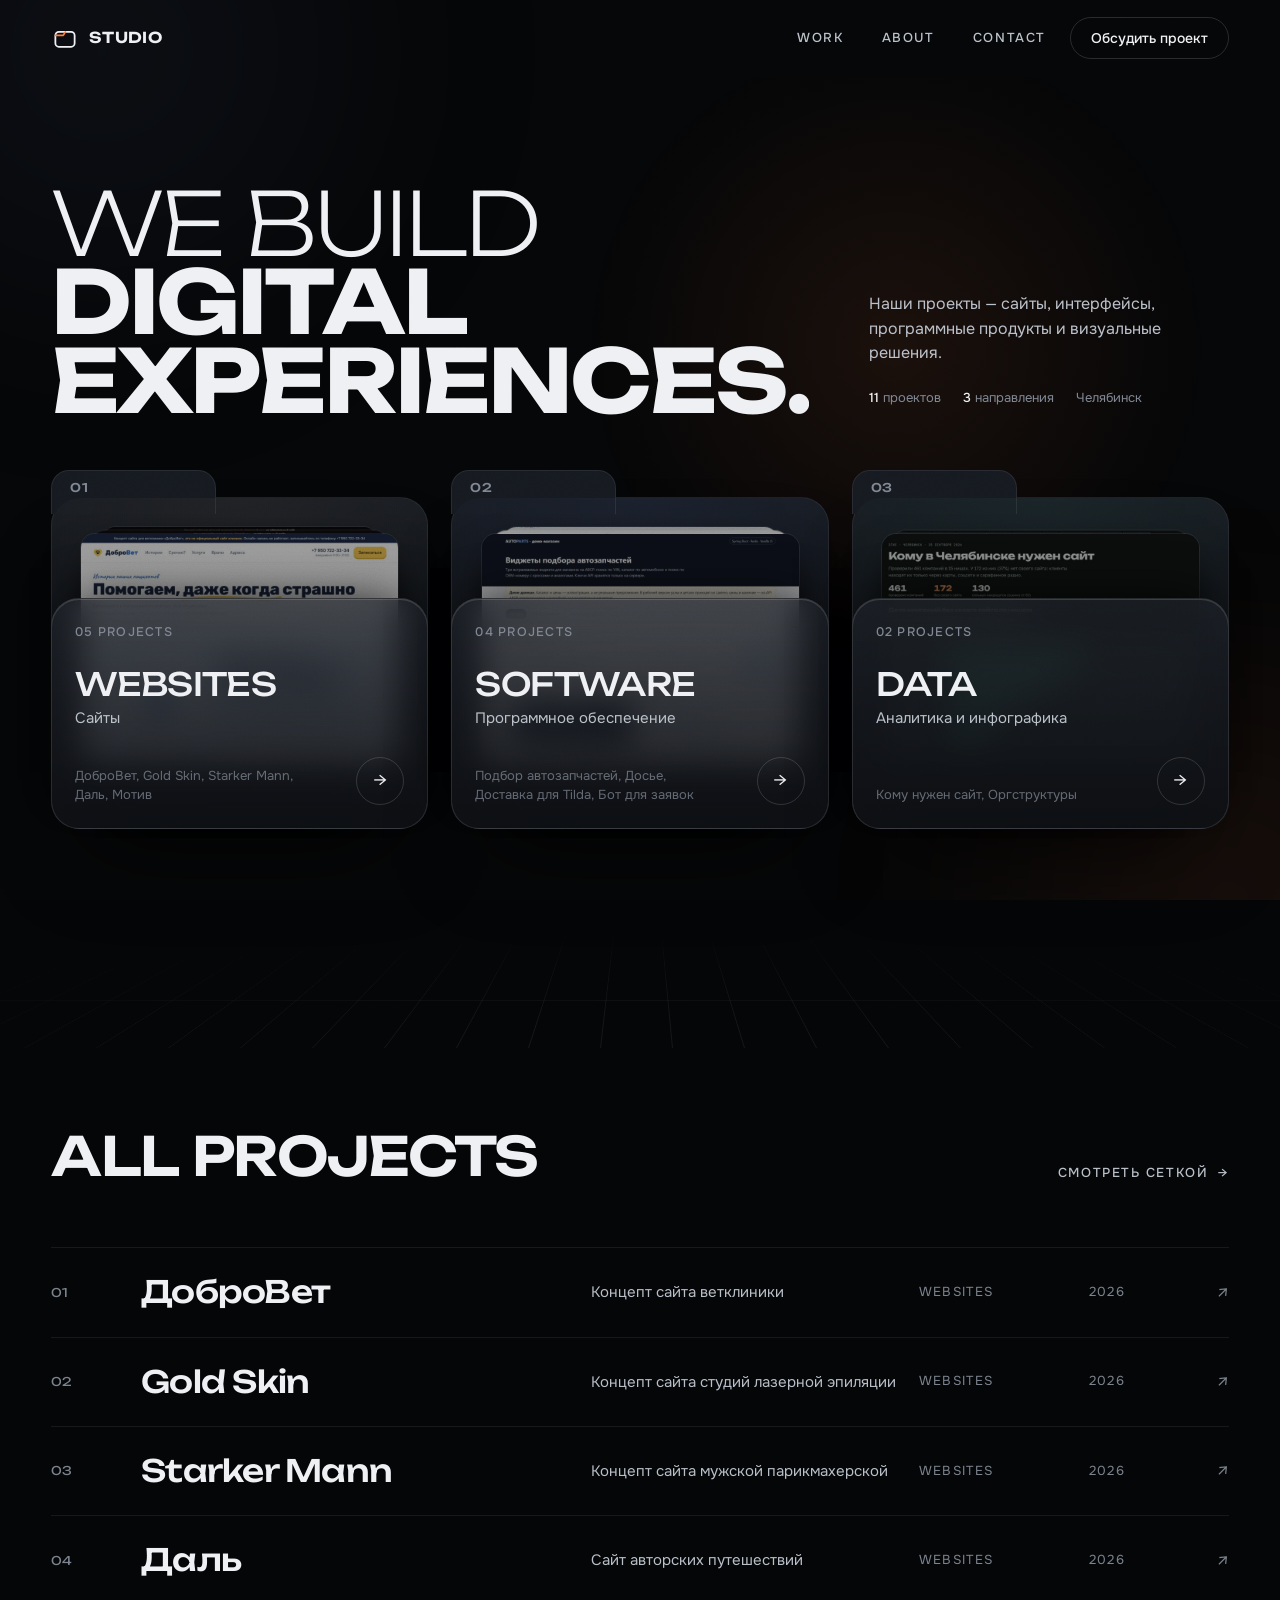
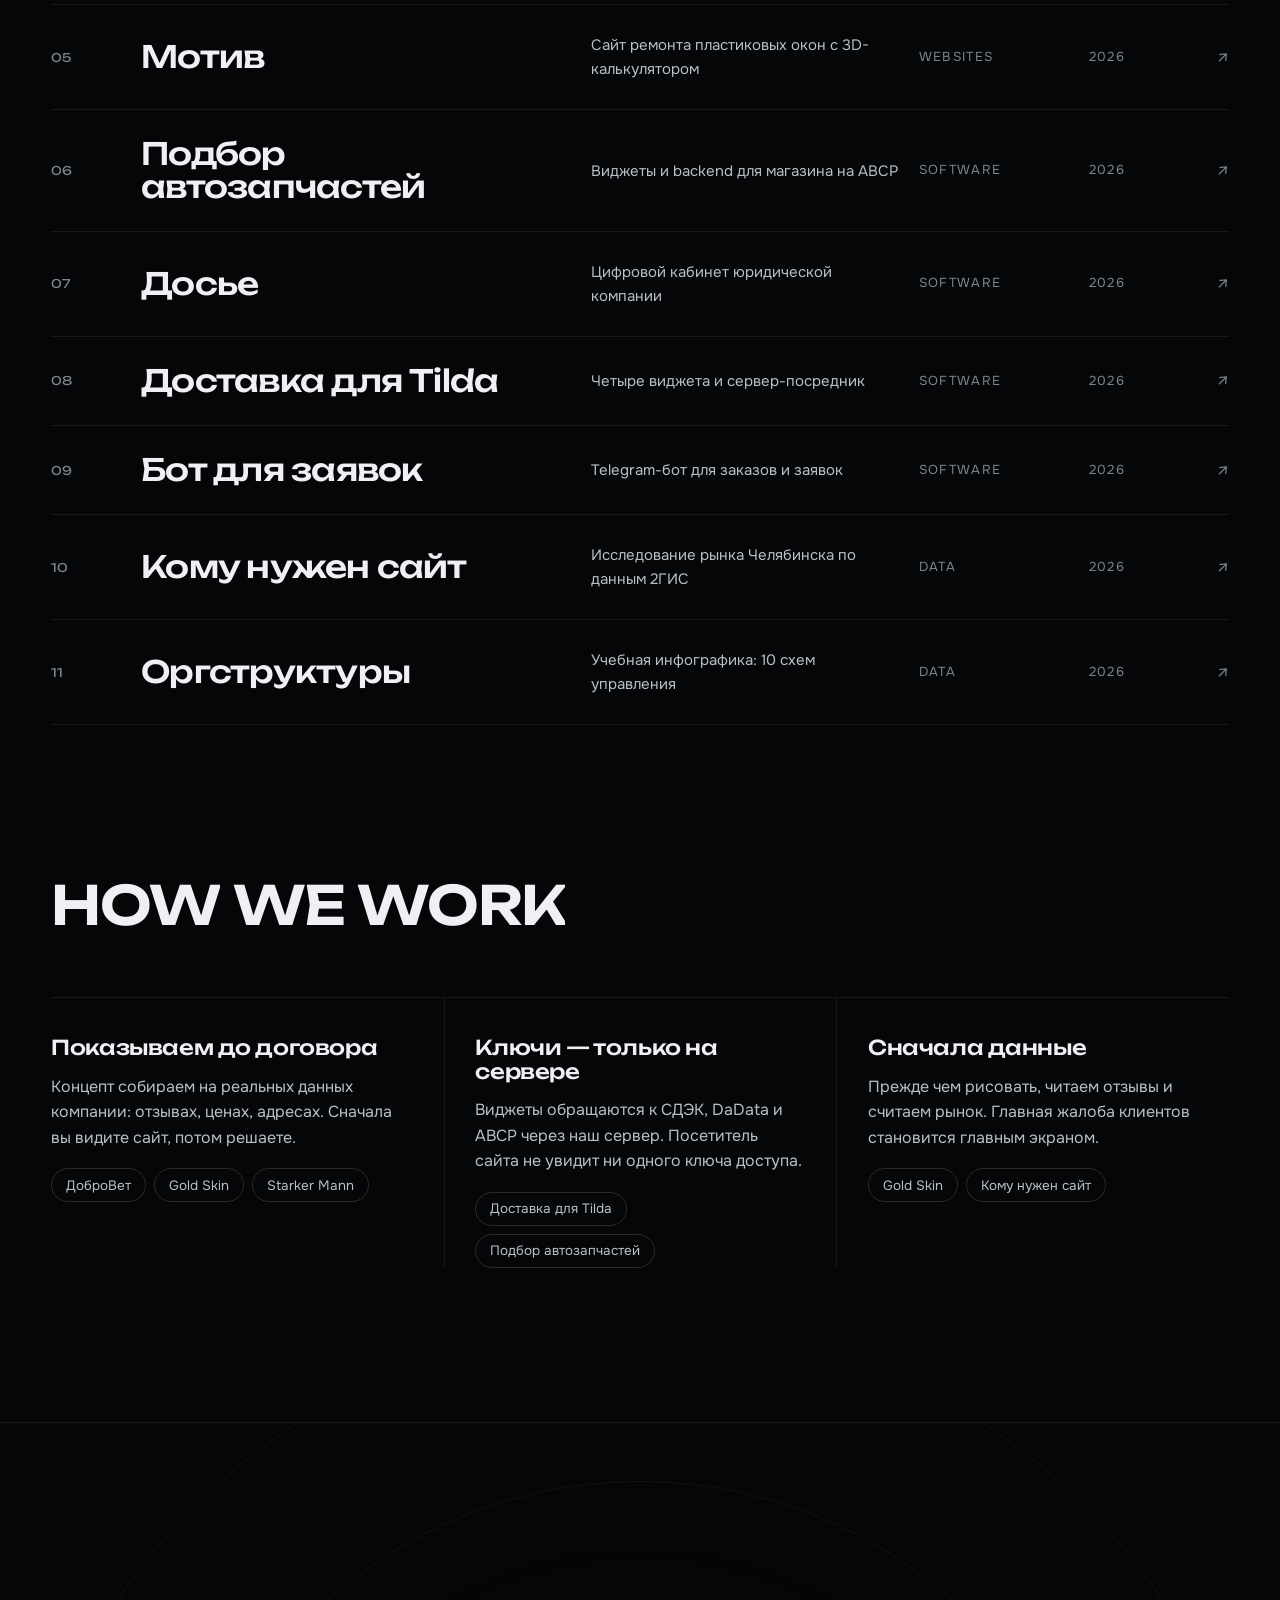
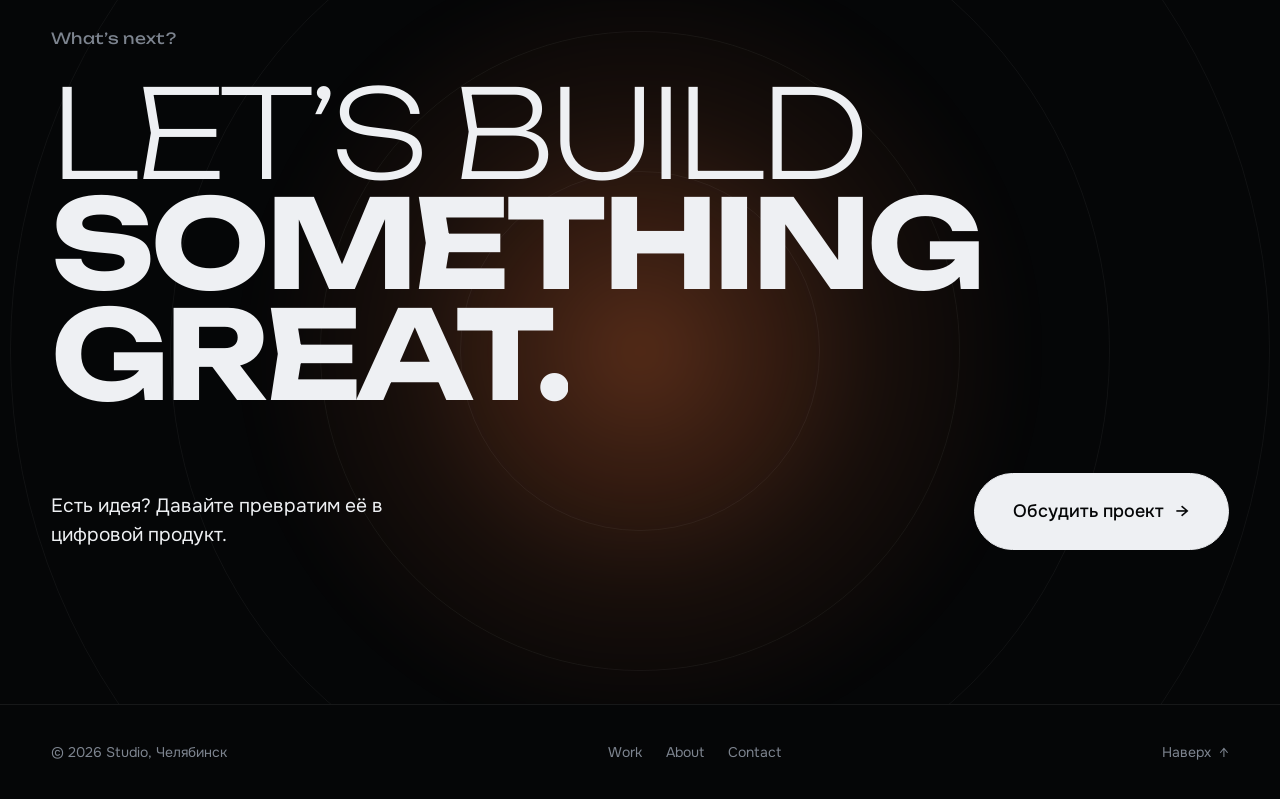
<file: index.html>
<!doctype html>
<html lang="ru">
<head>
<meta charset="utf-8">
<meta name="viewport" content="width=device-width, initial-scale=1, viewport-fit=cover">
<title>Studio — сайты, программные продукты и аналитика</title>
<meta name="description" content="Портфолио digital-студии: сайты, виджеты и боты, исследования и инфографика. Челябинск.">
<meta name="theme-color" content="#050607">
<meta name="color-scheme" content="dark">
<link rel="icon" href="data:image/svg+xml,%3Csvg xmlns='http://www.w3.org/2000/svg' viewBox='0 0 32 32'%3E%3Crect width='32' height='32' rx='8' fill='%23050607'/%3E%3Crect x='7' y='9' width='18' height='15' rx='3' fill='none' stroke='%23EEF0F3' stroke-width='2'/%3E%3Cpath d='M7 12h7l2-3' fill='none' stroke='%23FF7A3D' stroke-width='2'/%3E%3C/svg%3E">
<link rel="preconnect" href="https://fonts.googleapis.com">
<link rel="preconnect" href="https://fonts.gstatic.com" crossorigin>
<link rel="stylesheet" href="https://fonts.googleapis.com/css2?family=Onest:wght@300..700&family=Unbounded:wght@200..900&display=swap">
<link rel="stylesheet" href="assets/css/main.css">
</head>
<body>
<a class="skip" href="#view">Перейти к содержимому</a>

<div class="space" aria-hidden="true">
  <div class="space-orb space-orb--a"></div>
  <div class="space-orb space-orb--b"></div>
</div>

<header class="nav" id="nav">
  <div class="nav-in">
    <a class="brand" href="#/" data-nav="home" aria-label="На главную">
      <svg class="brand-mark" viewBox="0 0 32 32" aria-hidden="true"><rect x="5" y="9" width="22" height="17" rx="4"/><path d="M5 13h9l2.5-4"/></svg>
      <span class="brand-name" data-studio-name>Studio</span>
    </a>
    <nav class="nav-links" aria-label="Основная навигация">
      <a href="#/work" data-nav="work">Work</a>
      <a href="#/about" data-nav="about">About</a>
      <a href="#/contact" data-nav="contact">Contact</a>
      <span class="nav-dot" aria-hidden="true"></span>
    </nav>
    <a class="nav-cta magnetic" href="#/contact" data-nav="contact-cta"><span>Обсудить проект</span></a>
  </div>
</header>

<main id="view" tabindex="-1"></main>

<div class="cursor" aria-hidden="true"><span class="cursor-label"></span></div>
<div class="preview-float" aria-hidden="true"><div class="preview-float-in"></div></div>
<div class="curtain" aria-hidden="true"></div>
<div class="grain" aria-hidden="true"></div>

<noscript>
  <div class="noscript">
    <p>Для анимаций и навигации портфолио нужен JavaScript. Живые версии проектов:</p>
    <ul>
      <li><a href="https://denis21511.github.io/dobrovet-koncept/">ДоброВет</a></li>
      <li><a href="https://denis21511.github.io/goldskin-koncept/">Gold Skin</a></li>
      <li><a href="https://denis21511.github.io/starker-koncept/">Starker Mann</a></li>
      <li><a href="demos/dal/index.html">Даль</a></li>
      <li><a href="demos/orgstructures/index.html">Оргструктуры 10 предприятий</a></li>
    </ul>
  </div>
</noscript>

<script src="assets/js/data.js"></script>
<script src="assets/js/app.js"></script>
</body>
</html>
</file>
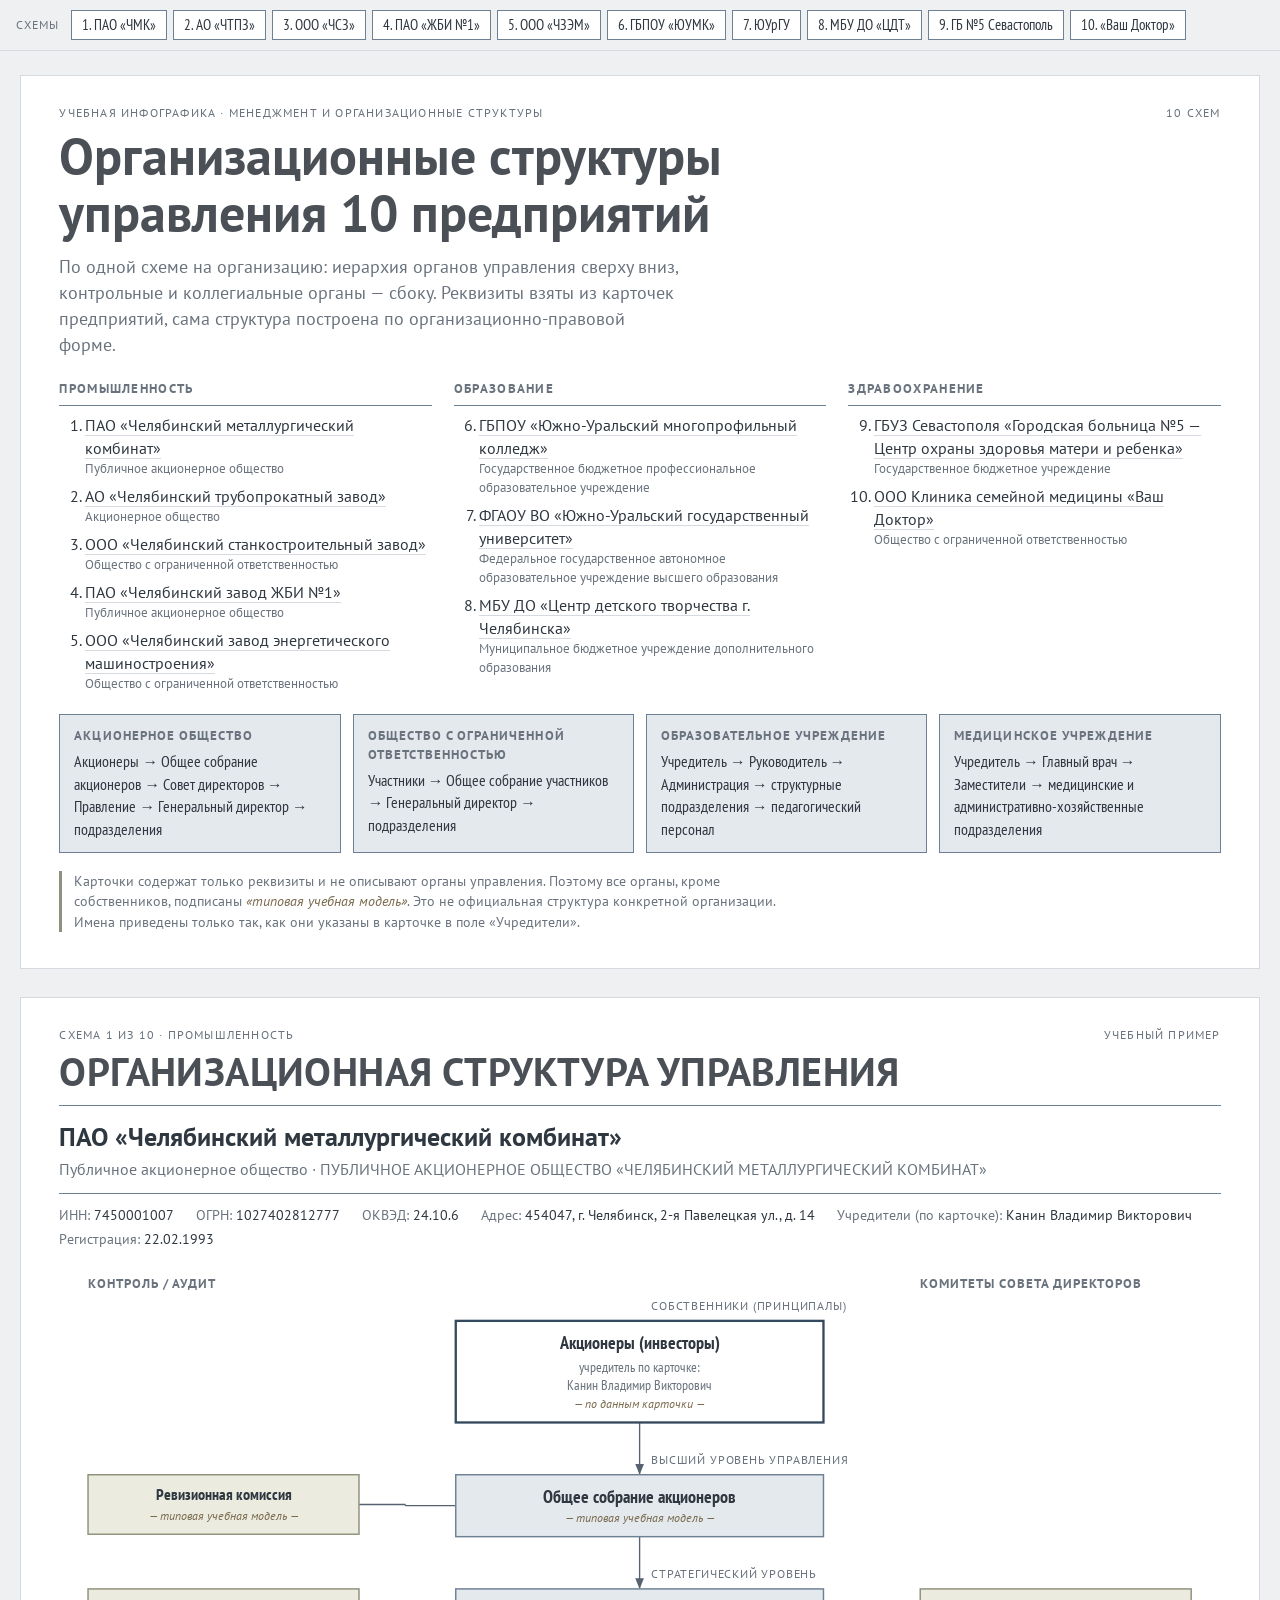
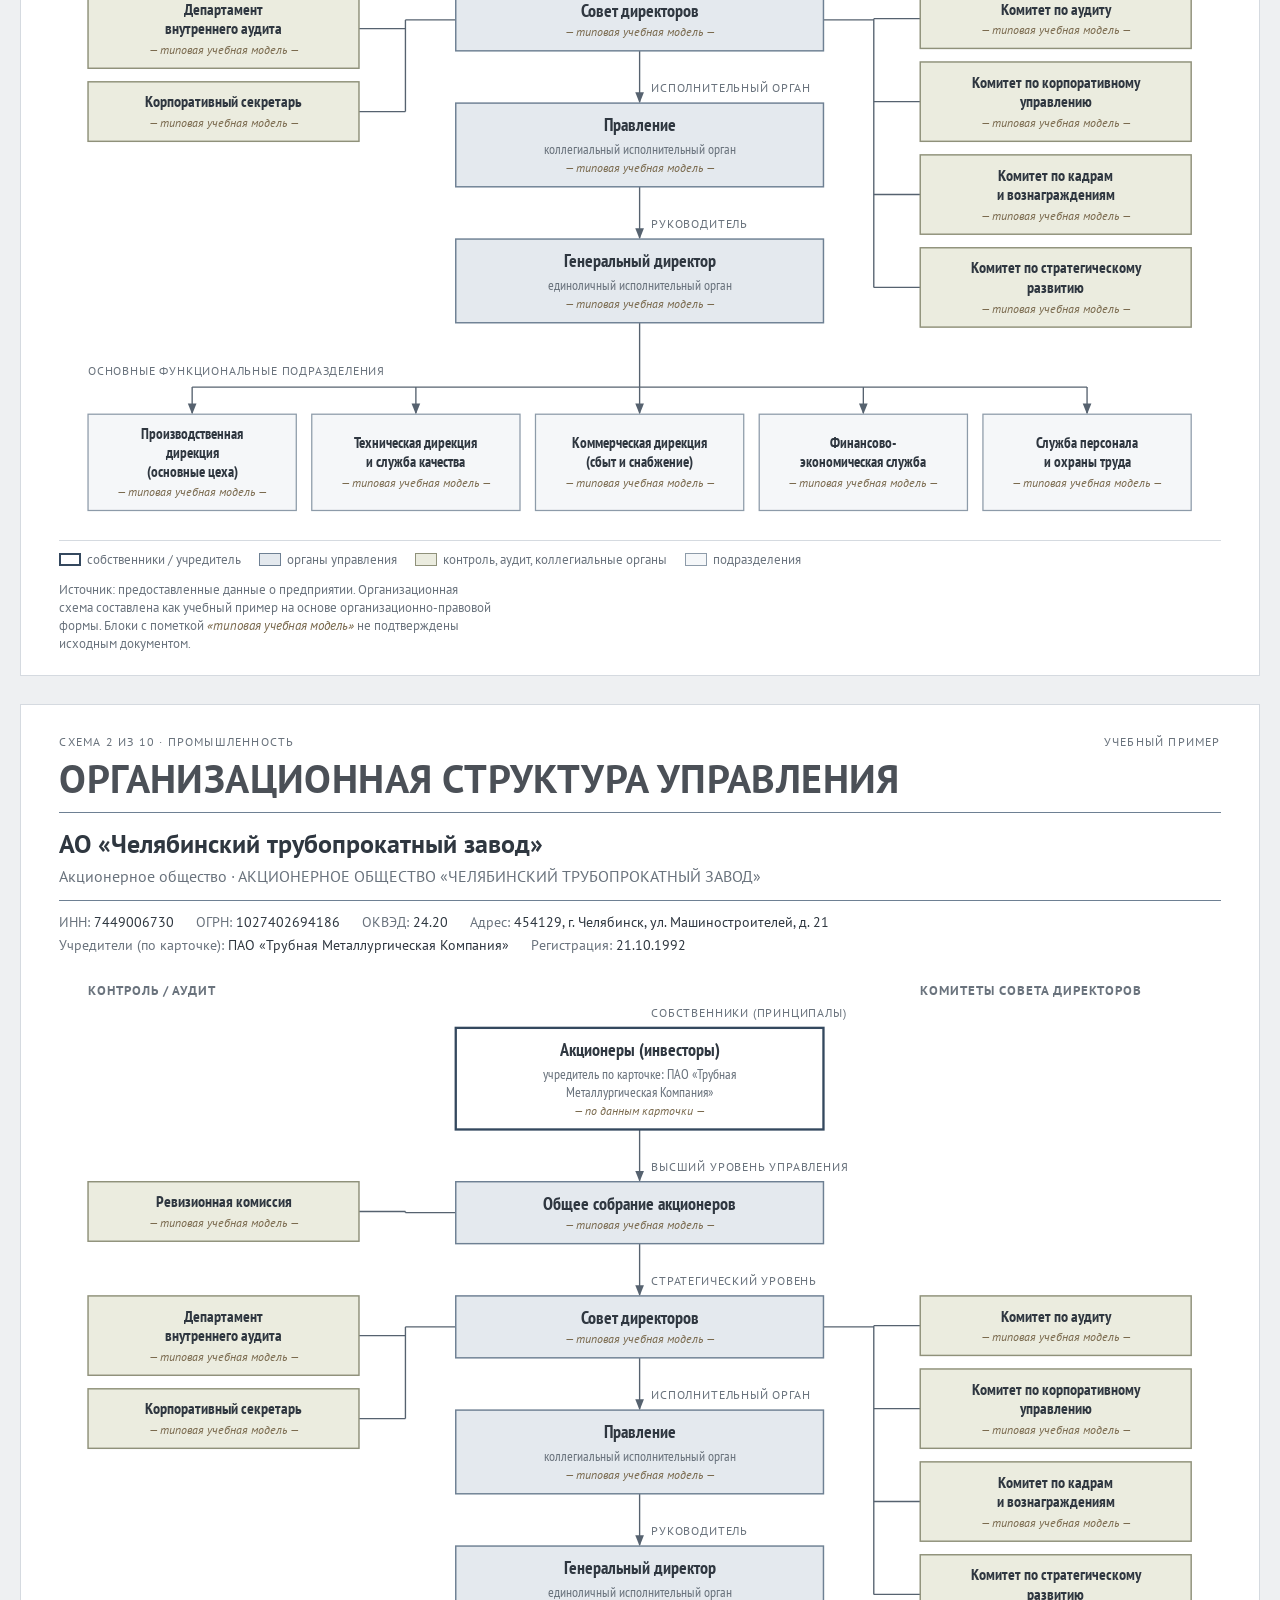
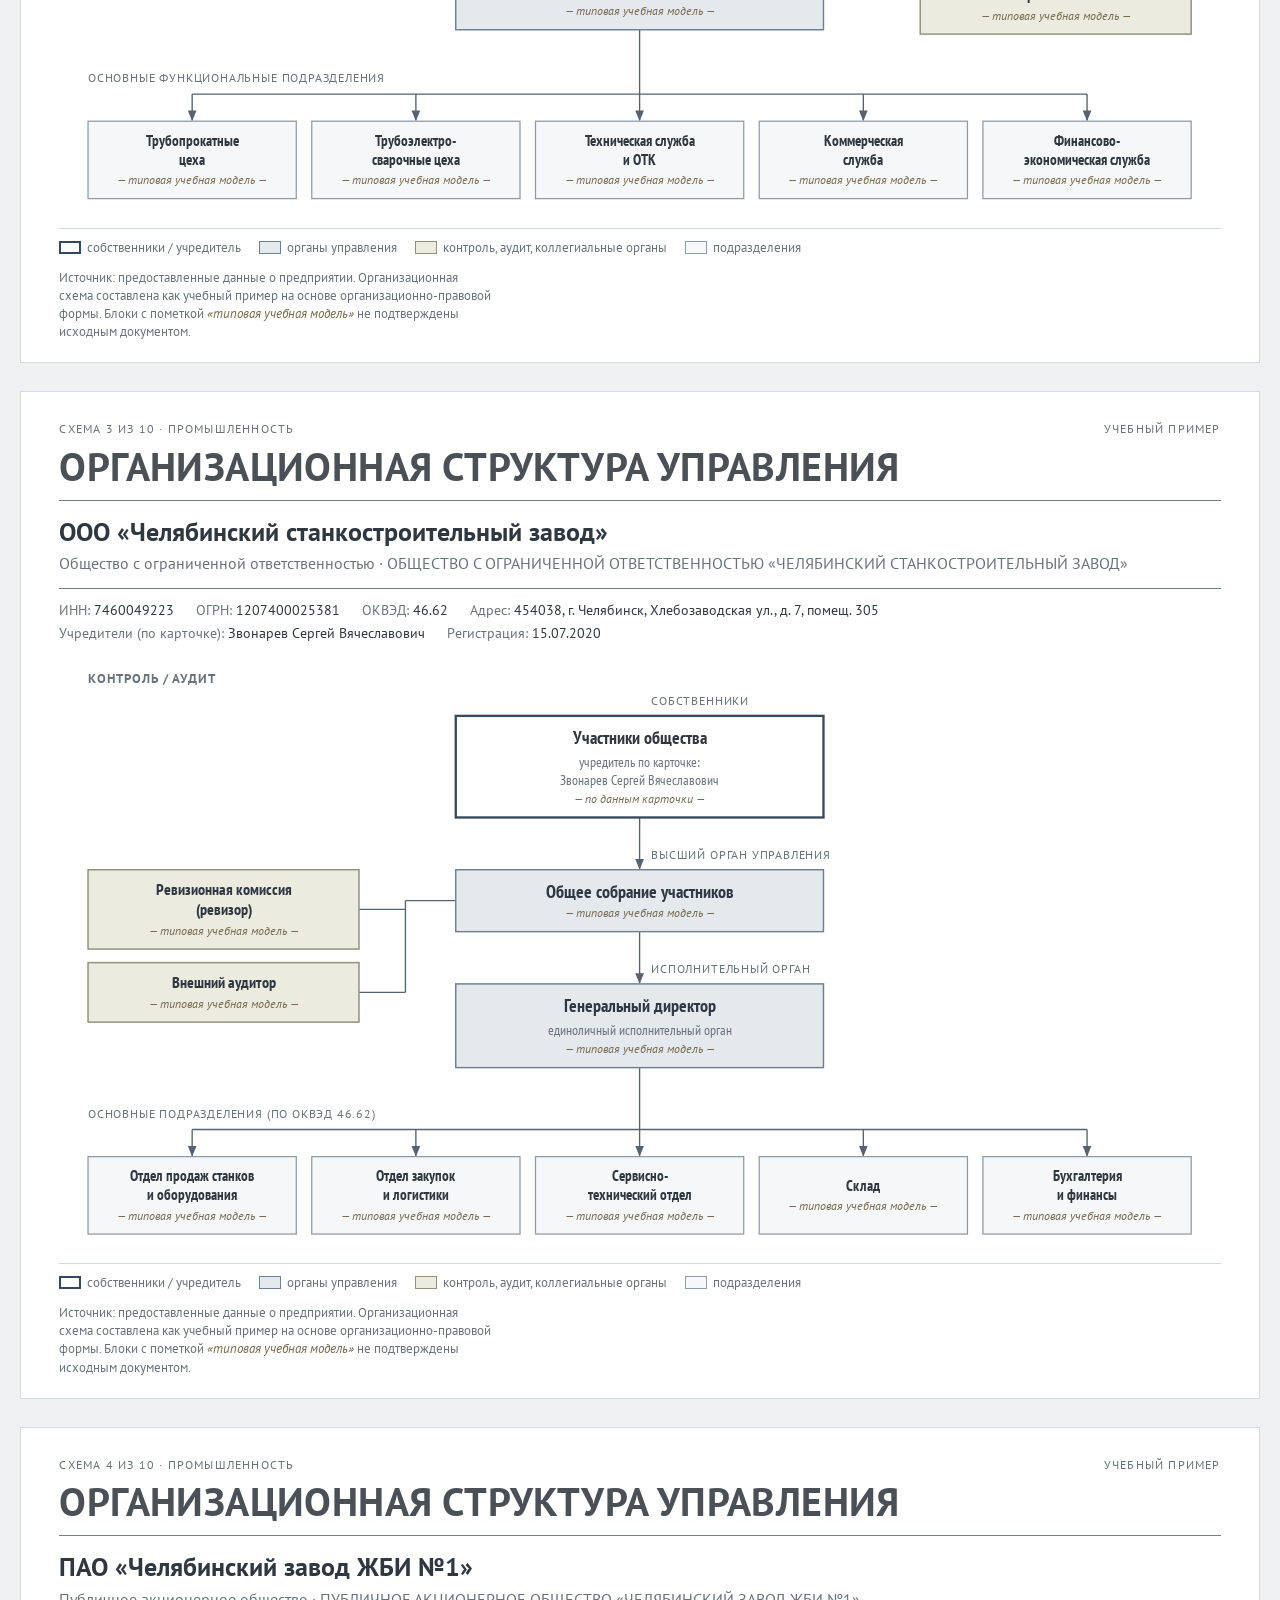
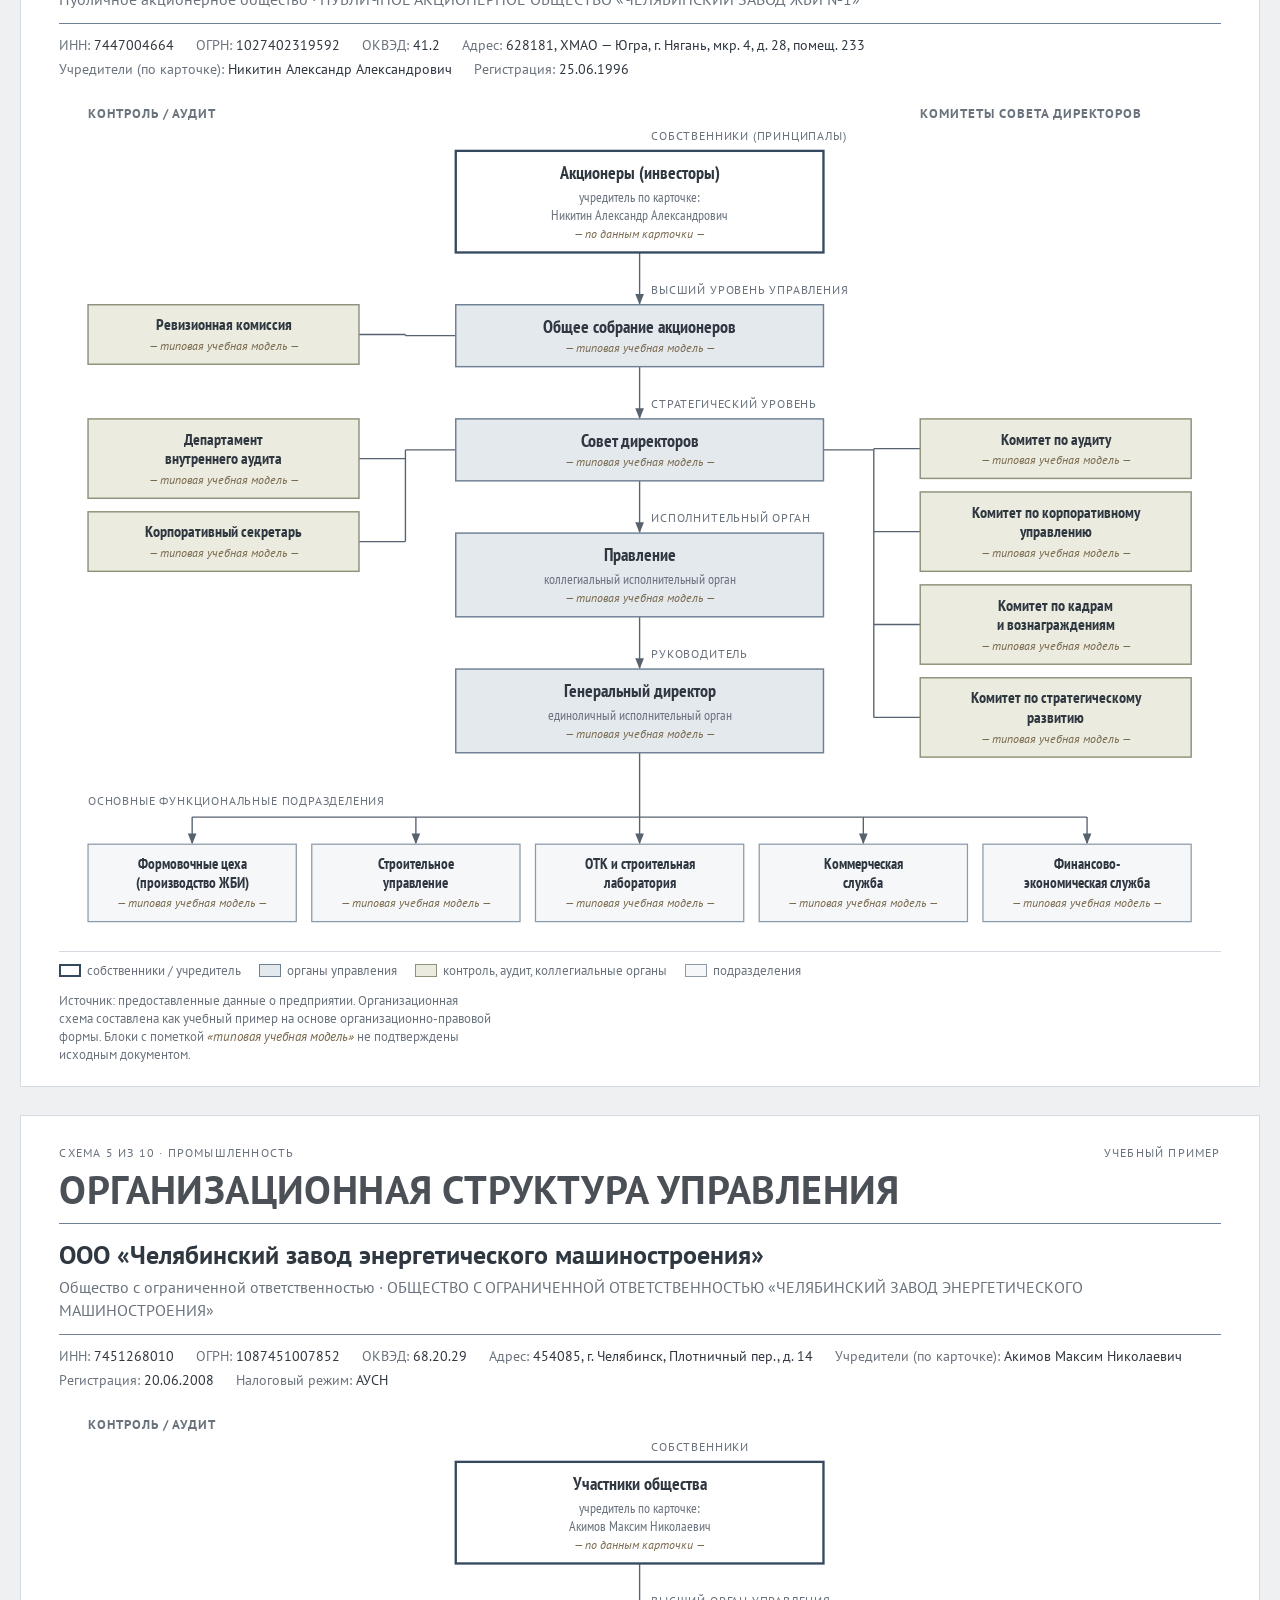
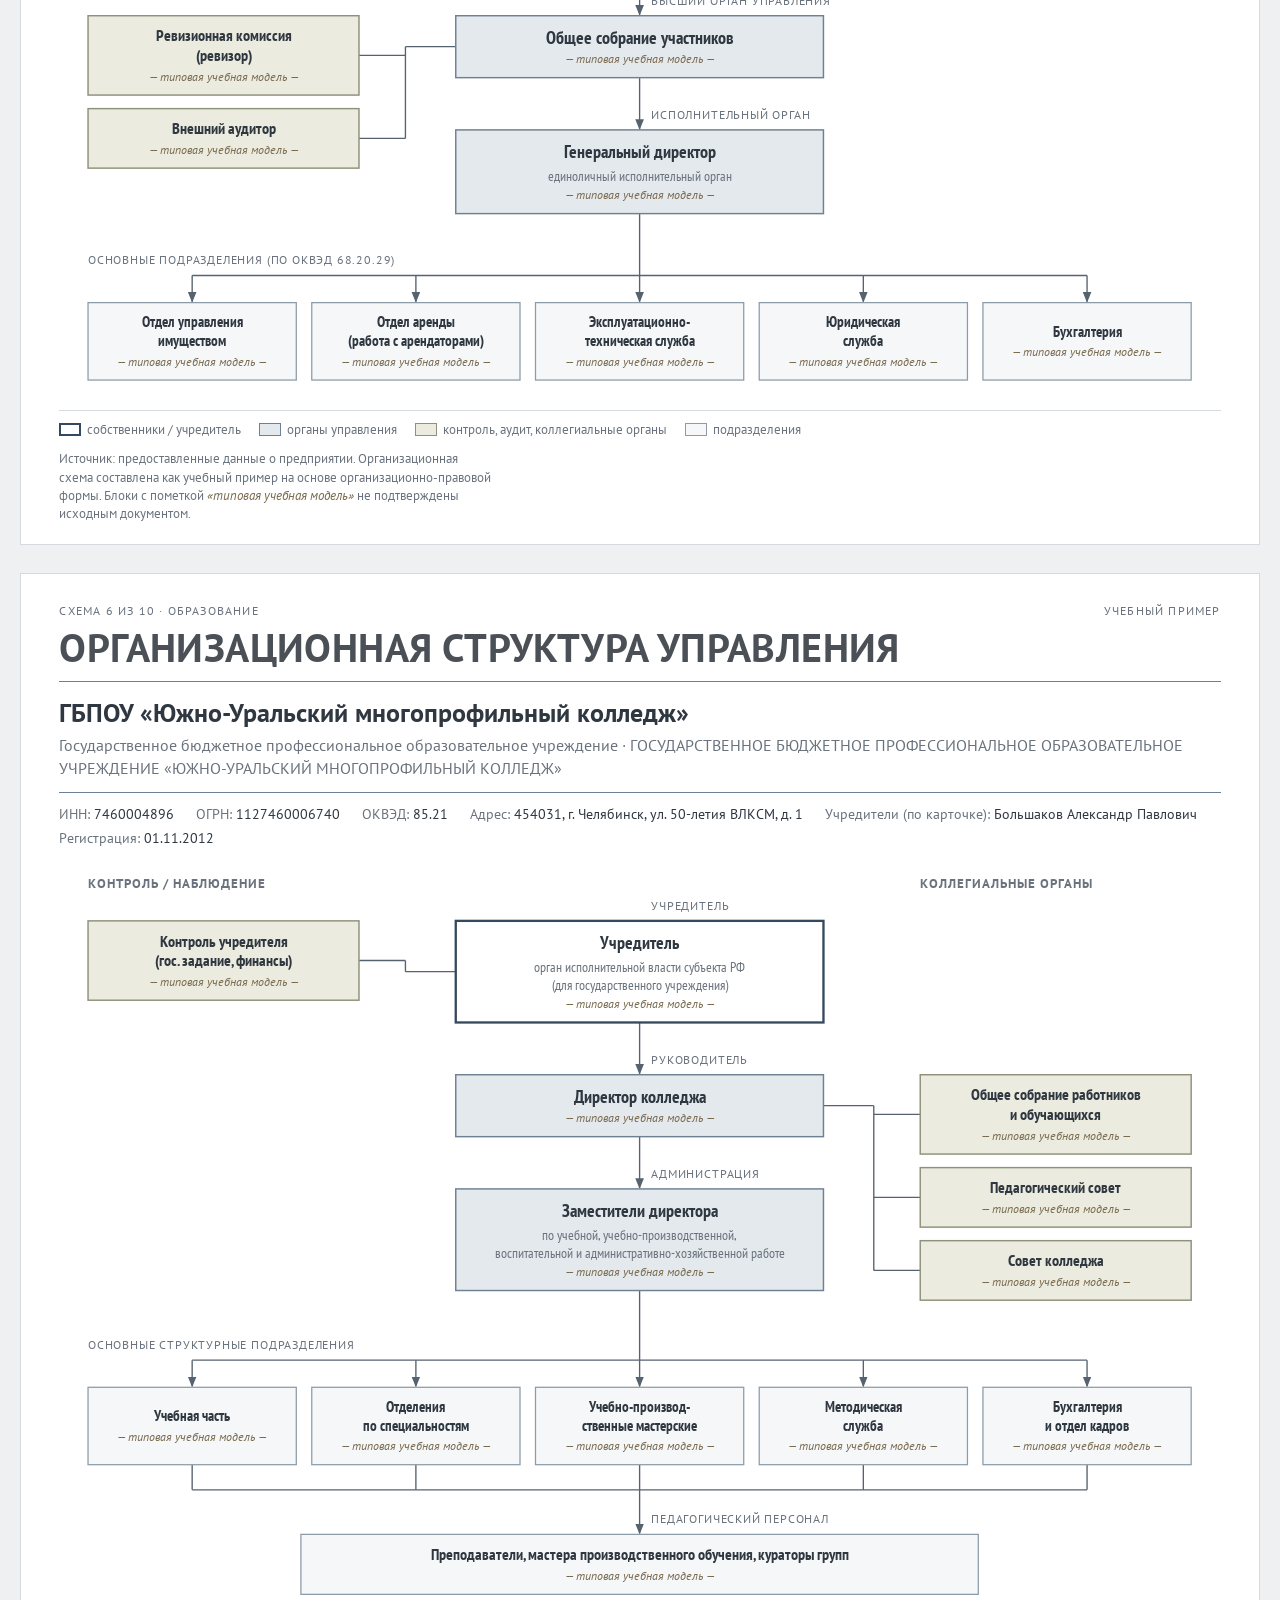
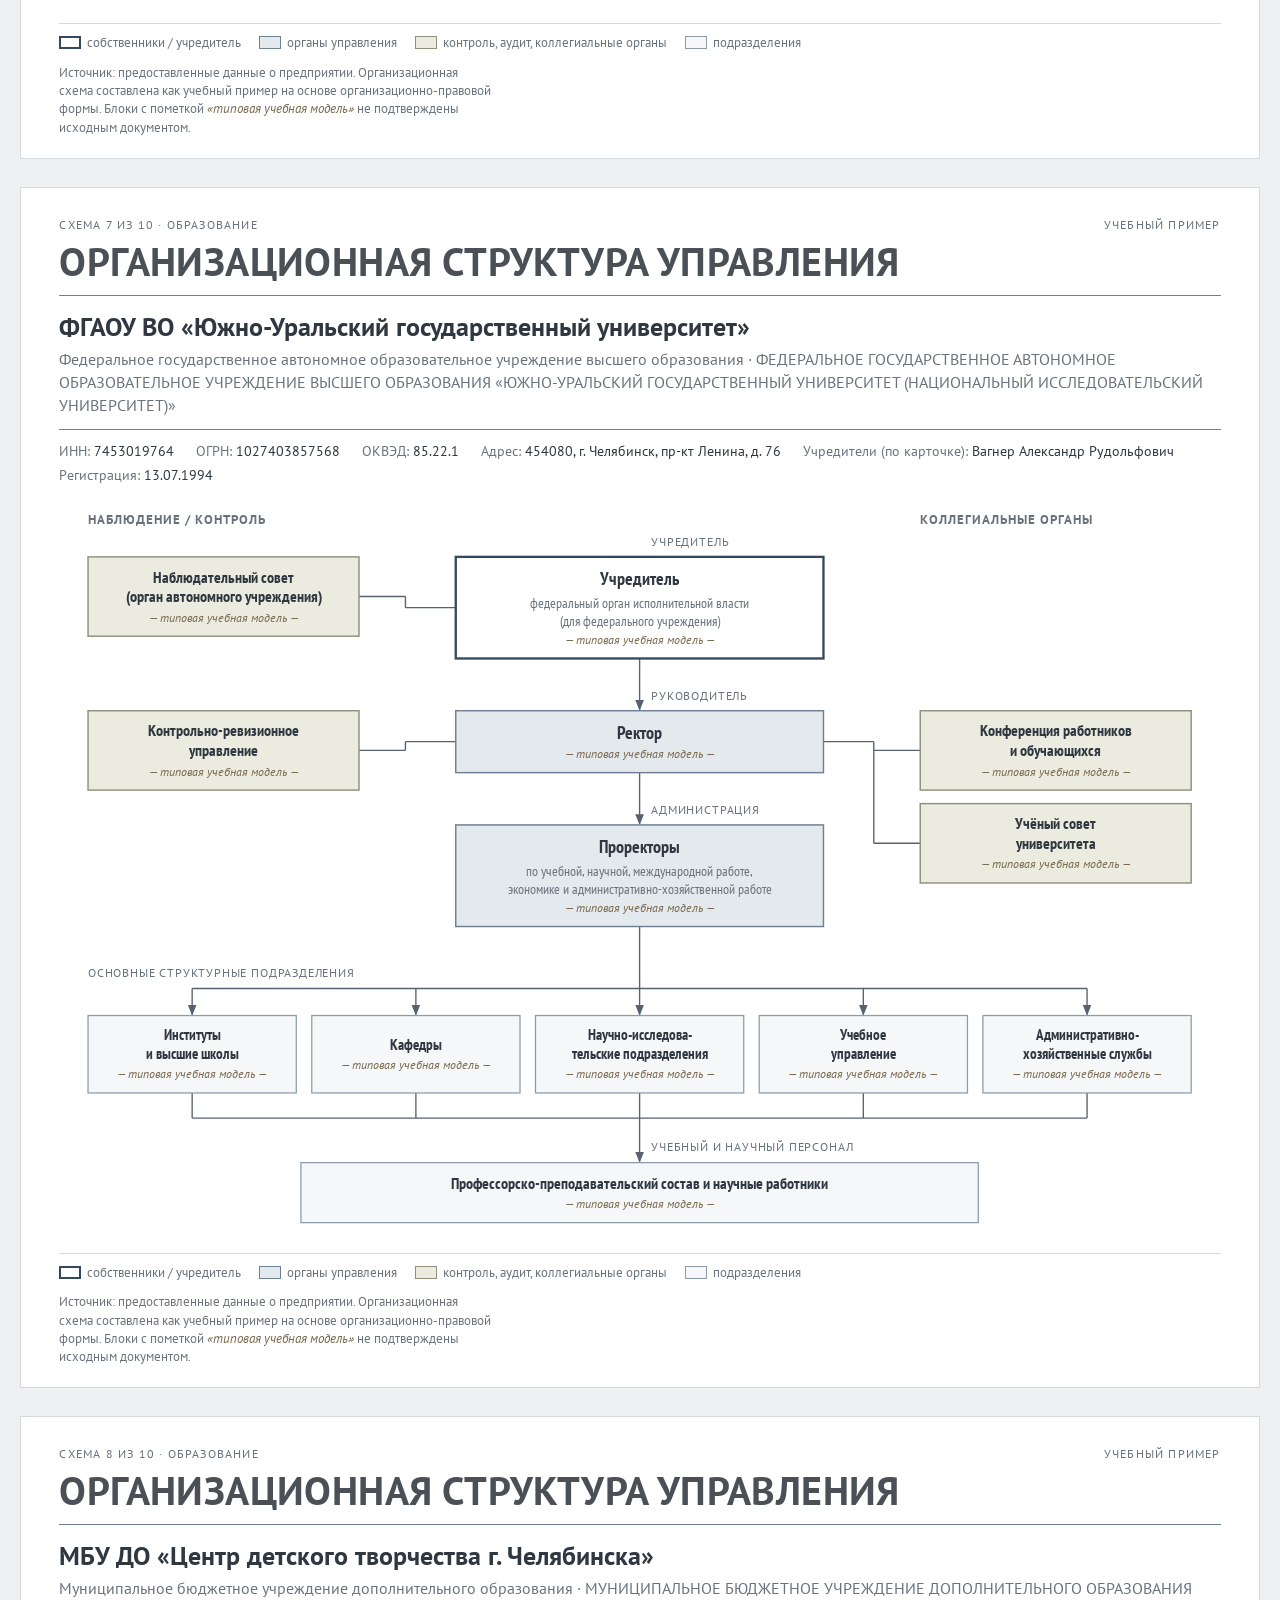
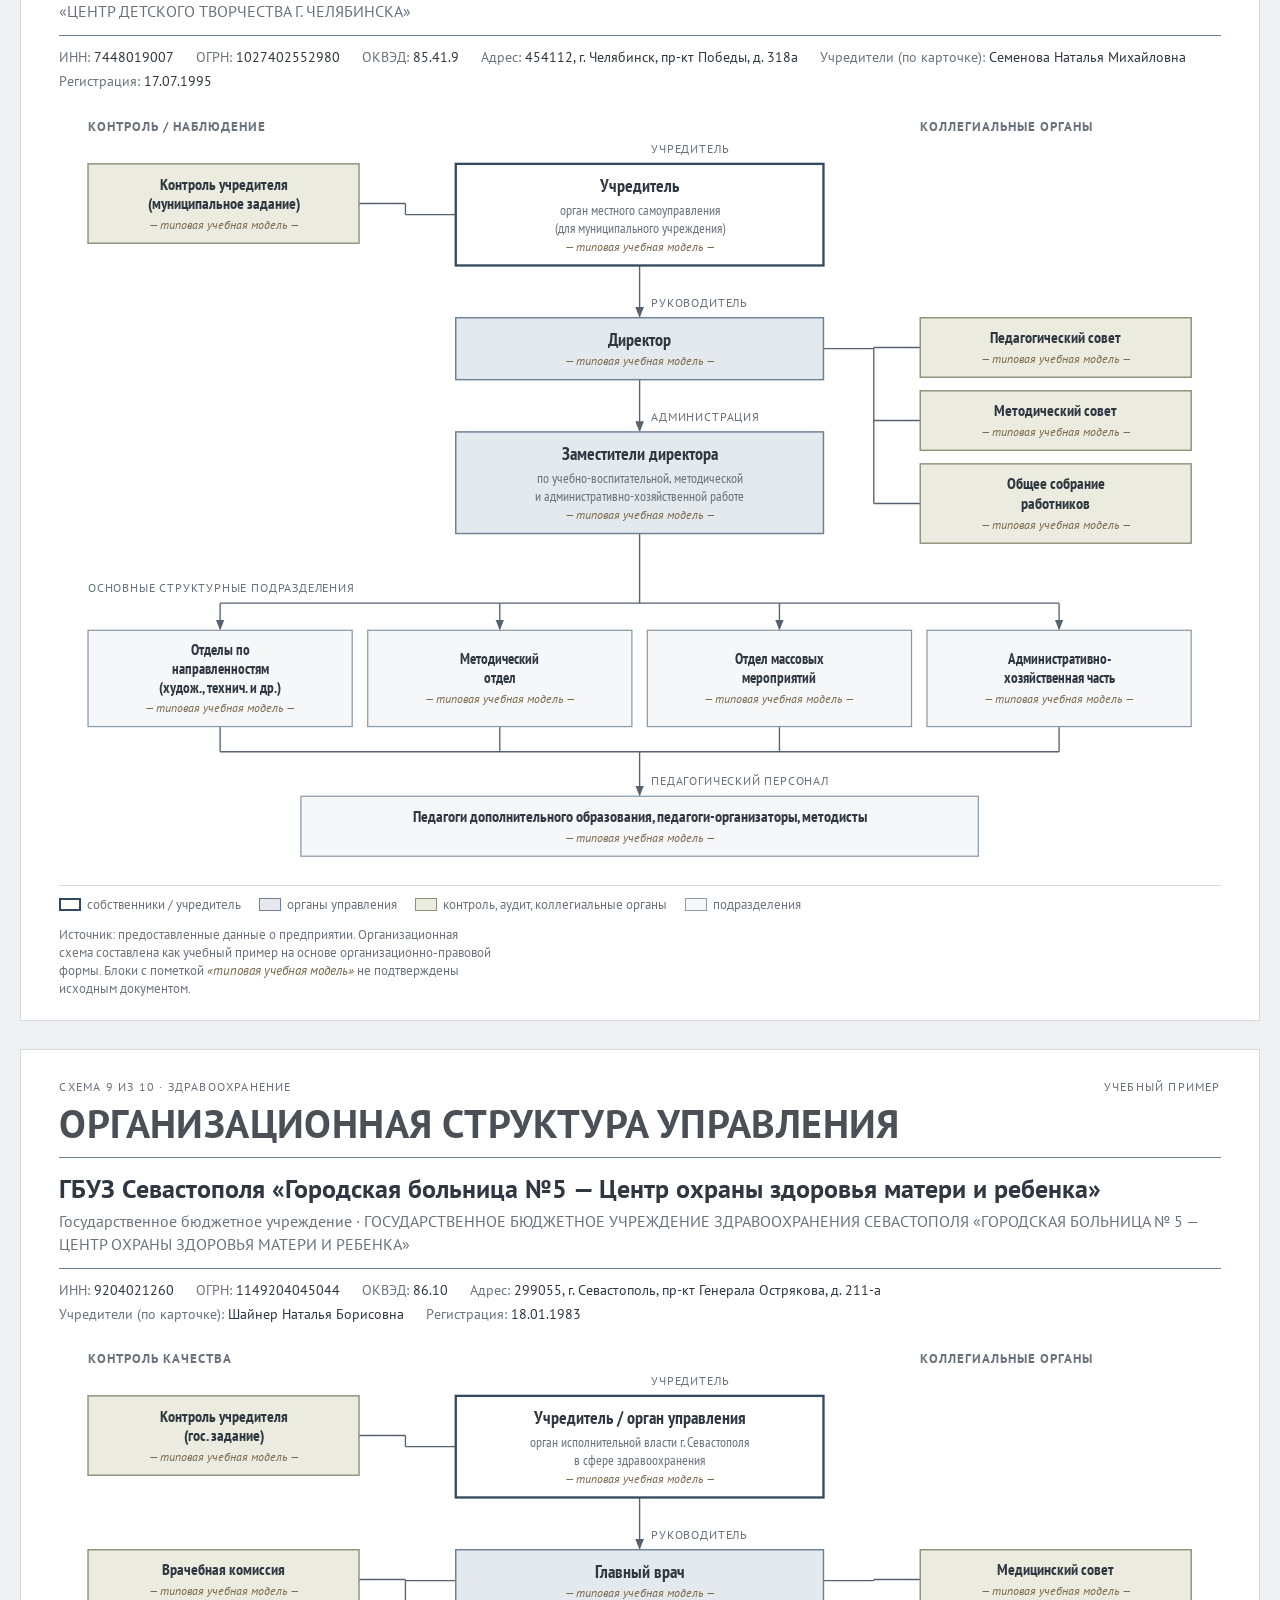
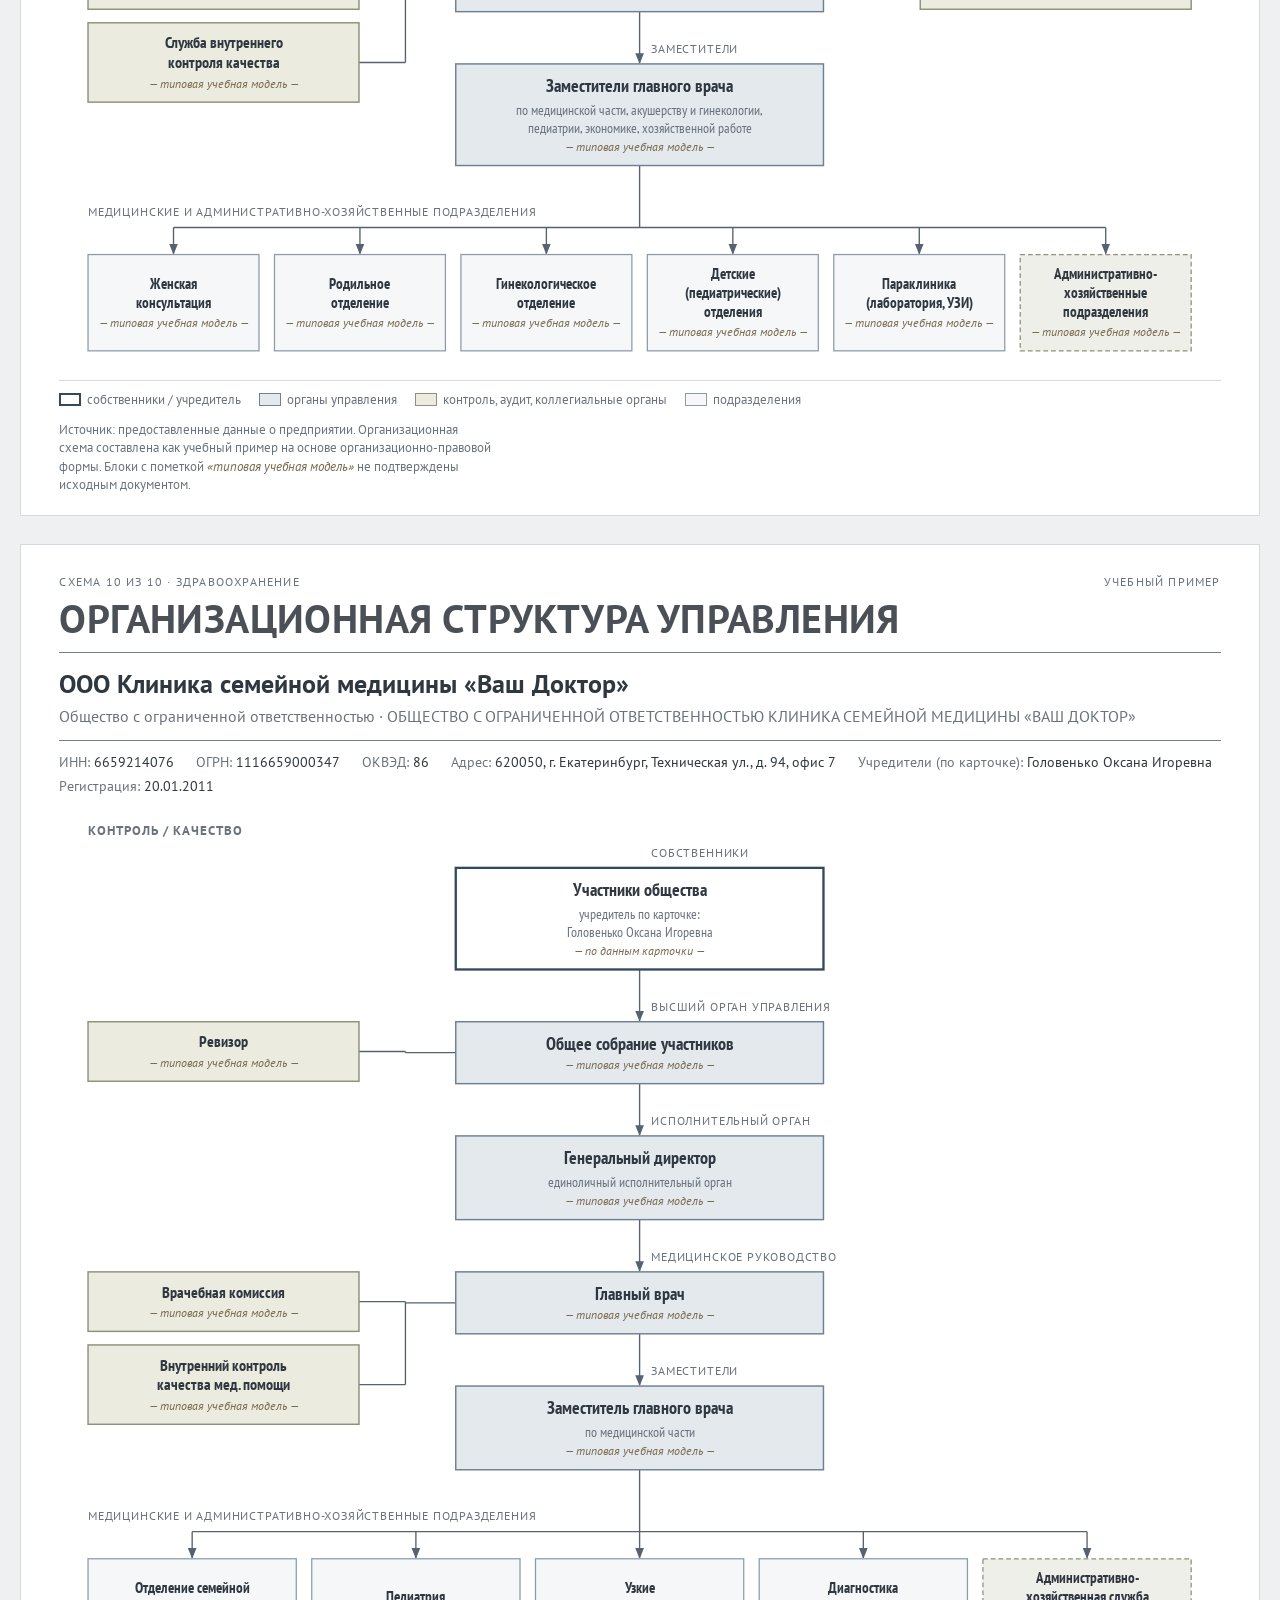
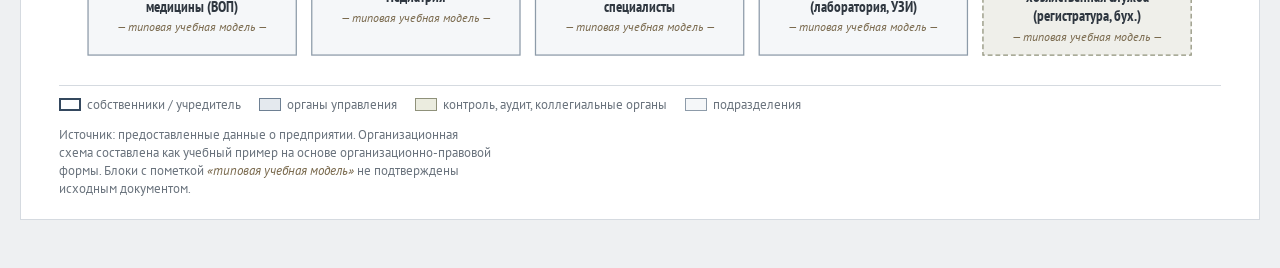
<file: demos/orgstructures/index.html>
<!doctype html><html><head><meta charset=utf8><meta name=viewport content="width=device-width,initial-scale=1,viewport-fit=cover"><style>:root{color-scheme:light;box-sizing:border-box;padding-top:env(safe-area-inset-top,0px);padding-bottom:env(safe-area-inset-bottom,0px)}html{scroll-padding-top:env(safe-area-inset-top,0px)}body{margin:0;padding:0;font:14px -apple-system,BlinkMacSystemFont,sans-serif;background:#faf9f5;color:#141413}img{max-width:100%}[hidden]:not([hidden=until-found i]){display:none!important}</style></head><body>
<title>Оргструктуры десяти предприятий</title>
<link rel="preconnect" href="https://fonts.googleapis.com">
<link rel="preconnect" href="https://fonts.gstatic.com" crossorigin>
<link rel="stylesheet" href="https://fonts.googleapis.com/css2?family=PT+Sans:ital,wght@0,400;0,700;1,400&family=PT+Sans+Narrow:wght@400;700&display=swap">
<style>
:root{
  --bg:#EEF0F2; --sheet:#FFFFFF; --sheet-edge:#D5DAE0;
  --ink:#2F3740; --muted:#6A737D; --title:#4B5057;
  --line:#56626F; --box:#E4E9EE; --box-stroke:#6E8093;
  --side:#EBECDF; --side-stroke:#8F917A;
  --unit:#F5F7F9; --unit-stroke:#8D9BA9;
  --unit2:#EFEFEA; --owner-stroke:#34485E;
  --accent:#2E5C8A; --tag:#7A6A4E;
}
@media (prefers-color-scheme: dark){
  :root:not([data-theme="light"]){
    color-scheme:dark;
    --bg:#131619; --sheet:#1B1F23; --sheet-edge:#2E353C;
    --ink:#DDE2E7; --muted:#98A1AA; --title:#C9CED3;
    --line:#8C98A5; --box:#26303A; --box-stroke:#7F93A8;
    --side:#2B2D24; --side-stroke:#9EA08A;
    --unit:#20252B; --unit-stroke:#6F7D8B;
    --unit2:#26261F; --owner-stroke:#A9BCD0;
    --accent:#8DB5DE; --tag:#C8B48C;
  }
}
:root[data-theme="dark"]{
  color-scheme:dark;
  --bg:#131619; --sheet:#1B1F23; --sheet-edge:#2E353C;
  --ink:#DDE2E7; --muted:#98A1AA; --title:#C9CED3;
  --line:#8C98A5; --box:#26303A; --box-stroke:#7F93A8;
  --side:#2B2D24; --side-stroke:#9EA08A;
  --unit:#20252B; --unit-stroke:#6F7D8B;
  --unit2:#26261F; --owner-stroke:#A9BCD0;
  --accent:#8DB5DE; --tag:#C8B48C;
}
*{box-sizing:border-box}
body{background:var(--bg);color:var(--ink);font-family:"PT Sans",Arial,sans-serif;font-size:16px;line-height:1.45;padding-inline:16px;padding-block:0 48px}
nav.toc{position:sticky;top:env(safe-area-inset-top,0px);z-index:5;background:var(--bg);border-bottom:1px solid var(--sheet-edge);margin-inline:-16px;padding:10px 16px;display:flex;gap:6px;align-items:center;overflow-x:auto;white-space:nowrap}
nav.toc span{font-size:12px;letter-spacing:.08em;text-transform:uppercase;color:var(--muted);margin-right:6px}
nav.toc a{font-family:"PT Sans Narrow",Arial,sans-serif;font-size:15px;color:var(--ink);text-decoration:none;border:1px solid var(--box-stroke);background:var(--sheet);padding:3px 10px}
nav.toc a:hover,nav.toc a:focus-visible{background:var(--box);outline:2px solid var(--accent);outline-offset:1px}
main{max-width:1240px;margin:24px auto 0;display:flex;flex-direction:column;gap:28px}
.slide{background:var(--sheet);border:1px solid var(--sheet-edge);padding:28px clamp(16px,3vw,40px) 22px;scroll-margin-top:60px}
.eyebrow{font-size:12px;letter-spacing:.1em;text-transform:uppercase;color:var(--muted);display:flex;justify-content:space-between;gap:12px;flex-wrap:wrap}
h1,h2{font-weight:700;color:var(--title);text-wrap:balance;margin:6px 0 0;line-height:1.1}
h1{font-size:clamp(30px,4.4vw,52px)}
h2{font-size:clamp(24px,3.2vw,40px);text-transform:uppercase;letter-spacing:.01em}
.org{font-size:clamp(19px,2.2vw,26px);color:var(--ink);margin:12px 0 2px;text-wrap:balance;font-weight:700}
.opf{font-size:16px;color:var(--muted);margin:0}
.rule{border:0;border-top:1px solid var(--box-stroke);margin:12px 0}
.facts{display:flex;flex-wrap:wrap;gap:4px 22px;font-size:13.5px;color:var(--muted);margin:0 0 6px;padding:0;list-style:none}
.facts b{color:var(--ink);font-weight:400}
.diagram{overflow-x:auto;margin-top:8px}
.diagram svg{display:block;width:100%;min-width:860px;height:auto}
svg text{font-family:"PT Sans Narrow","Arial Narrow",Arial,sans-serif;fill:var(--ink)}
svg .cap{font-family:"PT Sans",Arial,sans-serif;font-size:12px;letter-spacing:.07em;fill:var(--muted)}
svg .hdr{font-family:"PT Sans",Arial,sans-serif;font-size:13px;letter-spacing:.08em;font-weight:700;fill:var(--muted)}
svg .t{font-weight:700}
svg .s{fill:var(--muted)}
svg .tag{font-style:italic;fill:var(--tag);font-family:"PT Sans",Arial,sans-serif}
svg .conn{stroke:var(--line);stroke-width:1.4;fill:none}
svg .arrowhead{fill:var(--line)}
svg .b-main{fill:var(--box);stroke:var(--box-stroke);stroke-width:1.5}
svg .b-owner{fill:var(--sheet);stroke:var(--owner-stroke);stroke-width:2.4}
svg .b-side{fill:var(--side);stroke:var(--side-stroke);stroke-width:1.5}
svg .b-unit{fill:var(--unit);stroke:var(--unit-stroke);stroke-width:1.3}
svg .b-unit2{fill:var(--unit2);stroke:var(--side-stroke);stroke-width:1.3;stroke-dasharray:5 3}
.foot{display:flex;flex-wrap:wrap;justify-content:space-between;gap:10px 24px;align-items:flex-end;border-top:1px solid var(--sheet-edge);margin-top:14px;padding-top:10px}
.legend{display:flex;flex-wrap:wrap;gap:6px 18px;font-size:13px;color:var(--muted)}
.legend i{display:inline-block;width:22px;height:13px;vertical-align:-2px;margin-right:6px;border:1.5px solid}
.l-main{background:var(--box);border-color:var(--box-stroke)!important}
.l-owner{background:var(--sheet);border-color:var(--owner-stroke)!important;border-width:2.4px!important}
.l-side{background:var(--side);border-color:var(--side-stroke)!important}
.l-unit{background:var(--unit);border-color:var(--unit-stroke)!important}
.source{font-size:12.5px;color:var(--muted);max-width:62ch;margin:0}
.source em{color:var(--tag)}
/* титульный слайд */
.lede{font-size:18px;color:var(--muted);max-width:62ch;margin:12px 0 0}
.cols{display:grid;grid-template-columns:repeat(auto-fit,minmax(300px,1fr));gap:22px;margin-top:22px}
.cols h3{font-size:13px;letter-spacing:.1em;text-transform:uppercase;color:var(--muted);margin:0 0 8px;border-bottom:1px solid var(--box-stroke);padding-bottom:6px}
.cols ol{margin:0;padding-left:1.6em;display:flex;flex-direction:column;gap:6px}
.cols a{color:var(--ink);text-decoration:none;border-bottom:1px solid var(--sheet-edge)}
.cols a:hover{border-color:var(--accent);color:var(--accent)}
.cols small{display:block;color:var(--muted);font-size:13px}
.models{display:grid;grid-template-columns:repeat(auto-fit,minmax(250px,1fr));gap:12px;margin-top:20px}
.model{border:1px solid var(--box-stroke);background:var(--box);padding:12px 14px;font-family:"PT Sans Narrow",Arial,sans-serif;font-size:15.5px}
.model b{display:block;font-family:"PT Sans",Arial,sans-serif;font-size:13px;letter-spacing:.08em;text-transform:uppercase;color:var(--muted);margin-bottom:4px}
.note{margin-top:18px;font-size:14px;color:var(--muted);max-width:90ch;border-left:3px solid var(--side-stroke);padding-left:12px}
@media (prefers-reduced-motion:no-preference){html{scroll-behavior:smooth}}
</style>

<nav class="toc" id="toc" aria-label="Схемы"><span>Схемы</span></nav>
<main id="main">
  <section class="slide" id="intro">
    <div class="eyebrow"><span>Учебная инфографика · менеджмент и организационные структуры</span><span>10 схем</span></div>
    <h1>Организационные структуры управления 10 предприятий</h1>
    <p class="lede">По одной схеме на организацию: иерархия органов управления сверху вниз, контрольные и коллегиальные органы — сбоку. Реквизиты взяты из карточек предприятий, сама структура построена по организационно-правовой форме.</p>
    <div class="cols" id="contents"></div>
    <div class="models">
      <div class="model"><b>Акционерное общество</b>Акционеры → Общее собрание акционеров → Совет директоров → Правление → Генеральный директор → подразделения</div>
      <div class="model"><b>Общество с ограниченной ответственностью</b>Участники → Общее собрание участников → Генеральный директор → подразделения</div>
      <div class="model"><b>Образовательное учреждение</b>Учредитель → Руководитель → Администрация → структурные подразделения → педагогический персонал</div>
      <div class="model"><b>Медицинское учреждение</b>Учредитель → Главный врач → Заместители → медицинские и административно-хозяйственные подразделения</div>
    </div>
    <p class="note">Карточки содержат только реквизиты и не описывают органы управления. Поэтому все органы, кроме собственников, подписаны <em style="color:var(--tag)">«типовая учебная модель»</em>. Это не официальная структура конкретной организации. Имена приведены только так, как они указаны в карточке в поле «Учредители».</p>
  </section>
</main>

<script>
const TYP = 'типовая учебная модель';
const CARD = 'по данным карточки';
const SRC = 'Источник: предоставленные данные о предприятии. Организационная схема составлена как учебный пример на основе организационно-правовой формы.';

/* ---------- шаблоны по организационно-правовой форме ---------- */
const AO_COMMITTEES = [
  'Комитет по аудиту',
  'Комитет по корпоративному\nуправлению',
  'Комитет по кадрам\nи вознаграждениям',
  'Комитет по стратегическому\nразвитию'
];
function ao(ownerSub, units){
  return {
    levels:[
      {cap:'СОБСТВЕННИКИ (ПРИНЦИПАЛЫ)', t:'Акционеры (инвесторы)', s:ownerSub, tag:CARD, kind:'owner'},
      {cap:'ВЫСШИЙ УРОВЕНЬ УПРАВЛЕНИЯ', t:'Общее собрание акционеров'},
      {cap:'СТРАТЕГИЧЕСКИЙ УРОВЕНЬ', t:'Совет директоров'},
      {cap:'ИСПОЛНИТЕЛЬНЫЙ ОРГАН', t:'Правление', s:'коллегиальный исполнительный орган'},
      {cap:'РУКОВОДИТЕЛЬ', t:'Генеральный директор', s:'единоличный исполнительный орган'}
    ],
    leftHdr:'КОНТРОЛЬ / АУДИТ', rightHdr:'КОМИТЕТЫ СОВЕТА ДИРЕКТОРОВ',
    groups:[
      {side:'L', at:1, boxes:['Ревизионная комиссия']},
      {side:'L', at:2, boxes:['Департамент\nвнутреннего аудита','Корпоративный секретарь']},
      {side:'R', at:2, boxes:AO_COMMITTEES}
    ],
    unitsCap:'ОСНОВНЫЕ ФУНКЦИОНАЛЬНЫЕ ПОДРАЗДЕЛЕНИЯ', units
  };
}
function ooo(ownerSub, units, extra){
  const levels=[
    {cap:'СОБСТВЕННИКИ', t:'Участники общества', s:ownerSub, tag:CARD, kind:'owner'},
    {cap:'ВЫСШИЙ ОРГАН УПРАВЛЕНИЯ', t:'Общее собрание участников'},
    {cap:'ИСПОЛНИТЕЛЬНЫЙ ОРГАН', t:'Генеральный директор', s:'единоличный исполнительный орган'}
  ];
  return Object.assign({
    levels, leftHdr:'КОНТРОЛЬ / АУДИТ',
    groups:[{side:'L', at:1, boxes:['Ревизионная комиссия\n(ревизор)','Внешний аудитор']}],
    unitsCap:'ОСНОВНЫЕ ПОДРАЗДЕЛЕНИЯ', units
  }, extra||{});
}

/* ---------- 10 организаций (реквизиты — из карточек) ---------- */
const ORGS = [
{ short:'ПАО «ЧМК»', name:'ПАО «Челябинский металлургический комбинат»', sector:'Промышленность',
  full:'ПУБЛИЧНОЕ АКЦИОНЕРНОЕ ОБЩЕСТВО «ЧЕЛЯБИНСКИЙ МЕТАЛЛУРГИЧЕСКИЙ КОМБИНАТ»', opf:'Публичное акционерное общество',
  facts:[['ИНН','7450001007'],['ОГРН','1027402812777'],['ОКВЭД','24.10.6'],['Адрес','454047, г. Челябинск, 2-я Павелецкая ул., д. 14'],['Учредители (по карточке)','Канин Владимир Викторович'],['Регистрация','22.02.1993']],
  ...ao('учредитель по карточке:\nКанин Владимир Викторович',[
    'Производственная\nдирекция\n(основные цеха)','Техническая дирекция\nи служба качества','Коммерческая дирекция\n(сбыт и снабжение)','Финансово-\nэкономическая служба','Служба персонала\nи охраны труда'])
},
{ short:'АО «ЧТПЗ»', name:'АО «Челябинский трубопрокатный завод»', sector:'Промышленность',
  full:'АКЦИОНЕРНОЕ ОБЩЕСТВО «ЧЕЛЯБИНСКИЙ ТРУБОПРОКАТНЫЙ ЗАВОД»', opf:'Акционерное общество',
  facts:[['ИНН','7449006730'],['ОГРН','1027402694186'],['ОКВЭД','24.20'],['Адрес','454129, г. Челябинск, ул. Машиностроителей, д. 21'],['Учредители (по карточке)','ПАО «Трубная Металлургическая Компания»'],['Регистрация','21.10.1992']],
  ...ao('учредитель по карточке: ПАО «Трубная\nМеталлургическая Компания»',[
    'Трубопрокатные\nцеха','Трубоэлектро-\nсварочные цеха','Техническая служба\nи ОТК','Коммерческая\nслужба','Финансово-\nэкономическая служба'])
},
{ short:'ООО «ЧСЗ»', name:'ООО «Челябинский станкостроительный завод»', sector:'Промышленность',
  full:'ОБЩЕСТВО С ОГРАНИЧЕННОЙ ОТВЕТСТВЕННОСТЬЮ «ЧЕЛЯБИНСКИЙ СТАНКОСТРОИТЕЛЬНЫЙ ЗАВОД»', opf:'Общество с ограниченной ответственностью',
  facts:[['ИНН','7460049223'],['ОГРН','1207400025381'],['ОКВЭД','46.62'],['Адрес','454038, г. Челябинск, Хлебозаводская ул., д. 7, помещ. 305'],['Учредители (по карточке)','Звонарев Сергей Вячеславович'],['Регистрация','15.07.2020']],
  ...ooo('учредитель по карточке:\nЗвонарев Сергей Вячеславович',[
    'Отдел продаж станков\nи оборудования','Отдел закупок\nи логистики','Сервисно-\nтехнический отдел','Склад','Бухгалтерия\nи финансы'],
    {unitsCap:'ОСНОВНЫЕ ПОДРАЗДЕЛЕНИЯ (ПО ОКВЭД 46.62)'})
},
{ short:'ПАО «ЖБИ №1»', name:'ПАО «Челябинский завод ЖБИ №1»', sector:'Промышленность',
  full:'ПУБЛИЧНОЕ АКЦИОНЕРНОЕ ОБЩЕСТВО «ЧЕЛЯБИНСКИЙ ЗАВОД ЖБИ №1»', opf:'Публичное акционерное общество',
  facts:[['ИНН','7447004664'],['ОГРН','1027402319592'],['ОКВЭД','41.2'],['Адрес','628181, ХМАО — Югра, г. Нягань, мкр. 4, д. 28, помещ. 233'],['Учредители (по карточке)','Никитин Александр Александрович'],['Регистрация','25.06.1996']],
  ...ao('учредитель по карточке:\nНикитин Александр Александрович',[
    'Формовочные цеха\n(производство ЖБИ)','Строительное\nуправление','ОТК и строительная\nлаборатория','Коммерческая\nслужба','Финансово-\nэкономическая служба'])
},
{ short:'ООО «ЧЗЭМ»', name:'ООО «Челябинский завод энергетического машиностроения»', sector:'Промышленность',
  full:'ОБЩЕСТВО С ОГРАНИЧЕННОЙ ОТВЕТСТВЕННОСТЬЮ «ЧЕЛЯБИНСКИЙ ЗАВОД ЭНЕРГЕТИЧЕСКОГО МАШИНОСТРОЕНИЯ»', opf:'Общество с ограниченной ответственностью',
  facts:[['ИНН','7451268010'],['ОГРН','1087451007852'],['ОКВЭД','68.20.29'],['Адрес','454085, г. Челябинск, Плотничный пер., д. 14'],['Учредители (по карточке)','Акимов Максим Николаевич'],['Регистрация','20.06.2008'],['Налоговый режим','АУСН']],
  ...ooo('учредитель по карточке:\nАкимов Максим Николаевич',[
    'Отдел управления\nимуществом','Отдел аренды\n(работа с арендаторами)','Эксплуатационно-\nтехническая служба','Юридическая\nслужба','Бухгалтерия'],
    {unitsCap:'ОСНОВНЫЕ ПОДРАЗДЕЛЕНИЯ (ПО ОКВЭД 68.20.29)'})
},
{ short:'ГБПОУ «ЮУМК»', name:'ГБПОУ «Южно-Уральский многопрофильный колледж»', sector:'Образование',
  full:'ГОСУДАРСТВЕННОЕ БЮДЖЕТНОЕ ПРОФЕССИОНАЛЬНОЕ ОБРАЗОВАТЕЛЬНОЕ УЧРЕЖДЕНИЕ «ЮЖНО-УРАЛЬСКИЙ МНОГОПРОФИЛЬНЫЙ КОЛЛЕДЖ»', opf:'Государственное бюджетное профессиональное образовательное учреждение',
  facts:[['ИНН','7460004896'],['ОГРН','1127460006740'],['ОКВЭД','85.21'],['Адрес','454031, г. Челябинск, ул. 50-летия ВЛКСМ, д. 1'],['Учредители (по карточке)','Большаков Александр Павлович'],['Регистрация','01.11.2012']],
  levels:[
    {cap:'УЧРЕДИТЕЛЬ', t:'Учредитель', s:'орган исполнительной власти субъекта РФ\n(для государственного учреждения)', kind:'owner'},
    {cap:'РУКОВОДИТЕЛЬ', t:'Директор колледжа'},
    {cap:'АДМИНИСТРАЦИЯ', t:'Заместители директора', s:'по учебной, учебно-производственной,\nвоспитательной и административно-хозяйственной работе'}
  ],
  leftHdr:'КОНТРОЛЬ / НАБЛЮДЕНИЕ', rightHdr:'КОЛЛЕГИАЛЬНЫЕ ОРГАНЫ',
  groups:[
    {side:'L', at:0, boxes:['Контроль учредителя\n(гос. задание, финансы)']},
    {side:'R', at:1, boxes:['Общее собрание работников\nи обучающихся','Педагогический совет','Совет колледжа']}
  ],
  unitsCap:'ОСНОВНЫЕ СТРУКТУРНЫЕ ПОДРАЗДЕЛЕНИЯ',
  units:['Учебная часть','Отделения\nпо специальностям','Учебно-производ-\nственные мастерские','Методическая\nслужба','Бухгалтерия\nи отдел кадров'],
  staff:{cap:'ПЕДАГОГИЧЕСКИЙ ПЕРСОНАЛ', t:'Преподаватели, мастера производственного обучения, кураторы групп'}
},
{ short:'ЮУрГУ', name:'ФГАОУ ВО «Южно-Уральский государственный университет»', sector:'Образование',
  full:'ФЕДЕРАЛЬНОЕ ГОСУДАРСТВЕННОЕ АВТОНОМНОЕ ОБРАЗОВАТЕЛЬНОЕ УЧРЕЖДЕНИЕ ВЫСШЕГО ОБРАЗОВАНИЯ «ЮЖНО-УРАЛЬСКИЙ ГОСУДАРСТВЕННЫЙ УНИВЕРСИТЕТ (НАЦИОНАЛЬНЫЙ ИССЛЕДОВАТЕЛЬСКИЙ УНИВЕРСИТЕТ)»', opf:'Федеральное государственное автономное образовательное учреждение высшего образования',
  facts:[['ИНН','7453019764'],['ОГРН','1027403857568'],['ОКВЭД','85.22.1'],['Адрес','454080, г. Челябинск, пр-кт Ленина, д. 76'],['Учредители (по карточке)','Вагнер Александр Рудольфович'],['Регистрация','13.07.1994']],
  levels:[
    {cap:'УЧРЕДИТЕЛЬ', t:'Учредитель', s:'федеральный орган исполнительной власти\n(для федерального учреждения)', kind:'owner'},
    {cap:'РУКОВОДИТЕЛЬ', t:'Ректор'},
    {cap:'АДМИНИСТРАЦИЯ', t:'Проректоры', s:'по учебной, научной, международной работе,\nэкономике и административно-хозяйственной работе'}
  ],
  leftHdr:'НАБЛЮДЕНИЕ / КОНТРОЛЬ', rightHdr:'КОЛЛЕГИАЛЬНЫЕ ОРГАНЫ',
  groups:[
    {side:'L', at:0, boxes:['Наблюдательный совет\n(орган автономного учреждения)']},
    {side:'L', at:1, boxes:['Контрольно-ревизионное\nуправление']},
    {side:'R', at:1, boxes:['Конференция работников\nи обучающихся','Учёный совет\nуниверситета']}
  ],
  unitsCap:'ОСНОВНЫЕ СТРУКТУРНЫЕ ПОДРАЗДЕЛЕНИЯ',
  units:['Институты\nи высшие школы','Кафедры','Научно-исследова-\nтельские подразделения','Учебное\nуправление','Административно-\nхозяйственные службы'],
  staff:{cap:'УЧЕБНЫЙ И НАУЧНЫЙ ПЕРСОНАЛ', t:'Профессорско-преподавательский состав и научные работники'}
},
{ short:'МБУ ДО «ЦДТ»', name:'МБУ ДО «Центр детского творчества г. Челябинска»', sector:'Образование',
  full:'МУНИЦИПАЛЬНОЕ БЮДЖЕТНОЕ УЧРЕЖДЕНИЕ ДОПОЛНИТЕЛЬНОГО ОБРАЗОВАНИЯ «ЦЕНТР ДЕТСКОГО ТВОРЧЕСТВА Г. ЧЕЛЯБИНСКА»', opf:'Муниципальное бюджетное учреждение дополнительного образования',
  facts:[['ИНН','7448019007'],['ОГРН','1027402552980'],['ОКВЭД','85.41.9'],['Адрес','454112, г. Челябинск, пр-кт Победы, д. 318а'],['Учредители (по карточке)','Семенова Наталья Михайловна'],['Регистрация','17.07.1995']],
  levels:[
    {cap:'УЧРЕДИТЕЛЬ', t:'Учредитель', s:'орган местного самоуправления\n(для муниципального учреждения)', kind:'owner'},
    {cap:'РУКОВОДИТЕЛЬ', t:'Директор'},
    {cap:'АДМИНИСТРАЦИЯ', t:'Заместители директора', s:'по учебно-воспитательной, методической\nи административно-хозяйственной работе'}
  ],
  leftHdr:'КОНТРОЛЬ / НАБЛЮДЕНИЕ', rightHdr:'КОЛЛЕГИАЛЬНЫЕ ОРГАНЫ',
  groups:[
    {side:'L', at:0, boxes:['Контроль учредителя\n(муниципальное задание)']},
    {side:'R', at:1, boxes:['Педагогический совет','Методический совет','Общее собрание\nработников']}
  ],
  unitsCap:'ОСНОВНЫЕ СТРУКТУРНЫЕ ПОДРАЗДЕЛЕНИЯ',
  units:['Отделы по\nнаправленностям\n(худож., технич. и др.)','Методический\nотдел','Отдел массовых\nмероприятий','Административно-\nхозяйственная часть'],
  staff:{cap:'ПЕДАГОГИЧЕСКИЙ ПЕРСОНАЛ', t:'Педагоги дополнительного образования, педагоги-организаторы, методисты'}
},
{ short:'ГБ №5 Севастополь', name:'ГБУЗ Севастополя «Городская больница №5 — Центр охраны здоровья матери и ребенка»', sector:'Здравоохранение',
  full:'ГОСУДАРСТВЕННОЕ БЮДЖЕТНОЕ УЧРЕЖДЕНИЕ ЗДРАВООХРАНЕНИЯ СЕВАСТОПОЛЯ «ГОРОДСКАЯ БОЛЬНИЦА № 5 — ЦЕНТР ОХРАНЫ ЗДОРОВЬЯ МАТЕРИ И РЕБЕНКА»', opf:'Государственное бюджетное учреждение',
  facts:[['ИНН','9204021260'],['ОГРН','1149204045044'],['ОКВЭД','86.10'],['Адрес','299055, г. Севастополь, пр-кт Генерала Острякова, д. 211-а'],['Учредители (по карточке)','Шайнер Наталья Борисовна'],['Регистрация','18.01.1983']],
  levels:[
    {cap:'УЧРЕДИТЕЛЬ', t:'Учредитель / орган управления', s:'орган исполнительной власти г. Севастополя\nв сфере здравоохранения', kind:'owner'},
    {cap:'РУКОВОДИТЕЛЬ', t:'Главный врач'},
    {cap:'ЗАМЕСТИТЕЛИ', t:'Заместители главного врача', s:'по медицинской части, акушерству и гинекологии,\nпедиатрии, экономике, хозяйственной работе'}
  ],
  leftHdr:'КОНТРОЛЬ КАЧЕСТВА', rightHdr:'КОЛЛЕГИАЛЬНЫЕ ОРГАНЫ',
  groups:[
    {side:'L', at:0, boxes:['Контроль учредителя\n(гос. задание)']},
    {side:'L', at:1, boxes:['Врачебная комиссия','Служба внутреннего\nконтроля качества']},
    {side:'R', at:1, boxes:['Медицинский совет']}
  ],
  unitsCap:'МЕДИЦИНСКИЕ И АДМИНИСТРАТИВНО-ХОЗЯЙСТВЕННЫЕ ПОДРАЗДЕЛЕНИЯ',
  units:['Женская\nконсультация','Родильное\nотделение','Гинекологическое\nотделение','Детские\n(педиатрические)\nотделения','Параклиника\n(лаборатория, УЗИ)',{t:'Административно-\nхозяйственные\nподразделения',kind:'unit2'}]
},
{ short:'«Ваш Доктор»', name:'ООО Клиника семейной медицины «Ваш Доктор»', sector:'Здравоохранение',
  full:'ОБЩЕСТВО С ОГРАНИЧЕННОЙ ОТВЕТСТВЕННОСТЬЮ КЛИНИКА СЕМЕЙНОЙ МЕДИЦИНЫ «ВАШ ДОКТОР»', opf:'Общество с ограниченной ответственностью',
  facts:[['ИНН','6659214076'],['ОГРН','1116659000347'],['ОКВЭД','86'],['Адрес','620050, г. Екатеринбург, Техническая ул., д. 94, офис 7'],['Учредители (по карточке)','Головенько Оксана Игоревна'],['Регистрация','20.01.2011']],
  ...ooo('учредитель по карточке:\nГоловенько Оксана Игоревна',[
    'Отделение семейной\nмедицины (ВОП)','Педиатрия','Узкие\nспециалисты','Диагностика\n(лаборатория, УЗИ)',{t:'Административно-\nхозяйственная служба\n(регистратура, бух.)',kind:'unit2'}],
    {unitsCap:'МЕДИЦИНСКИЕ И АДМИНИСТРАТИВНО-ХОЗЯЙСТВЕННЫЕ ПОДРАЗДЕЛЕНИЯ'})
}
];
// Клиника: добавить медицинское руководство и контроль качества к модели ООО
(function(){
  const o = ORGS[9];
  o.levels = o.levels.concat([
    {cap:'МЕДИЦИНСКОЕ РУКОВОДСТВО', t:'Главный врач'},
    {cap:'ЗАМЕСТИТЕЛИ', t:'Заместитель главного врача', s:'по медицинской части'}
  ]);
  o.leftHdr = 'КОНТРОЛЬ / КАЧЕСТВО';
  o.groups = [
    {side:'L', at:1, boxes:['Ревизор']},
    {side:'L', at:3, boxes:['Врачебная комиссия','Внутренний контроль\nкачества мед. помощи']}
  ];
})();

/* ---------- рендер схемы ---------- */
const NS='http://www.w3.org/2000/svg';
const W=1200, CX=410, CW=380, LX=30, SW=280, RX=890, LBUS=358, RBUS=842;
const SIZES={ main:{fs:19,ss:14.5}, owner:{fs:19,ss:14.5}, side:{fs:16.5,ss:13}, unit:{fs:15.5,ss:13}, unit2:{fs:15.5,ss:13}, staff:{fs:17,ss:13} };
const TAGFS=12;

function el(tag, attrs, parent, text){
  const e=document.createElementNS(NS,tag);
  for(const k in attrs) e.setAttribute(k,attrs[k]);
  if(text!=null) e.textContent=text;
  if(parent) parent.appendChild(e);
  return e;
}
function norm(b, kind){
  if(typeof b==='string') b={t:b};
  return Object.assign({kind, tag:TYP}, b, {kind:b.kind||kind, tag:b.tag||TYP});
}
function hOf(b){
  const z=SIZES[b.kind]; const tl=b.t.split('\n').length; const sl=b.s?b.s.split('\n').length:0;
  return 22 + tl*(z.fs+4) + (sl? 4+sl*(z.ss+4):0) + (b.tag? 5+TAGFS+2:0);
}
function drawBox(g,b,x,y,w,h){
  const z=SIZES[b.kind];
  el('rect',{x,y,width:w,height:h,class:'b-'+(b.kind==='staff'?'unit':b.kind)},g);
  const content=h-22; const cx=x+w/2;
  const tl=b.t.split('\n'), sl=b.s?b.s.split('\n'):[];
  const used = tl.length*(z.fs+4) + (sl.length?4+sl.length*(z.ss+4):0) + (b.tag?5+TAGFS+2:0);
  let cy=y+11+(content-used)/2;
  tl.forEach(l=>{ cy+=z.fs+4; el('text',{x:cx,y:cy-5,'text-anchor':'middle','font-size':z.fs,class:'t'},g,l); });
  if(sl.length){ cy+=4; sl.forEach(l=>{ cy+=z.ss+4; el('text',{x:cx,y:cy-4,'text-anchor':'middle','font-size':z.ss,class:'s'},g,l); }); }
  if(b.tag){ cy+=5+TAGFS+2; el('text',{x:cx,y:cy-4,'text-anchor':'middle','font-size':TAGFS,class:'tag'},g,'— '+b.tag+' —'); }
}
function line(g,pts,arrow,id){
  const a={class:'conn',points:pts.map(p=>p.join(',')).join(' ')};
  if(arrow) a['marker-end']='url(#'+id+')';
  el('polyline',a,g);
}
function render(org, idx){
  const svg=el('svg',{viewBox:'0 0 '+W+' 100',role:'img','aria-label':'Схема управления: '+org.name});
  const mid='ah'+idx;
  const defs=el('defs',{},svg);
  const m=el('marker',{id:mid,viewBox:'0 0 10 10',refX:9,refY:5,markerWidth:8,markerHeight:8,orient:'auto-start-reverse'},defs);
  el('path',{d:'M0,1 L10,5 L0,9 z',class:'arrowhead'},m);
  const gl=el('g',{},svg), gb=el('g',{},svg);

  // центральная вертикаль
  const lv=org.levels.map(b=>norm(b, b.kind||'main'));
  let y=66;
  lv.forEach((b,i)=>{
    b.h=hOf(b); b.y=y;
    el('text',{x:CX+CW/2+12,y:y-11,class:'cap'},gb,b.cap);
    if(i>0) line(gl,[[CX+CW/2,lv[i-1].y+lv[i-1].h],[CX+CW/2,y-1]],true,mid);
    drawBox(gb,b,CX,y,CW,b.h);
    y+=b.h+54;
  });
  const centerBottom=lv[lv.length-1].y+lv[lv.length-1].h;

  // боковые органы
  if(org.leftHdr) el('text',{x:LX,y:32,class:'hdr'},gb,org.leftHdr);
  if(org.rightHdr) el('text',{x:RX,y:32,class:'hdr'},gb,org.rightHdr);
  const cur={L:48,R:48};
  (org.groups||[]).forEach(gr=>{
    const L=gr.side==='L'; const bx=L?LX:RX; const bus=L?LBUS:RBUS;
    const at=lv[gr.at]; const ay=at.y+at.h/2;
    let gy=Math.max(at.y,cur[gr.side]);
    const centers=[];
    gr.boxes.forEach(bb=>{
      const b=norm(bb,'side'); b.h=hOf(b);
      drawBox(gb,b,bx,gy,SW,b.h);
      centers.push(gy+b.h/2);
      line(gl,[[bus,gy+b.h/2],[L?bx+SW:bx,gy+b.h/2]],false);
      gy+=b.h+14;
    });
    line(gl,[[L?CX:CX+CW,ay],[bus,ay]],false);
    line(gl,[[bus,Math.min(ay,centers[0])],[bus,Math.max(ay,centers[centers.length-1])]],false);
    cur[gr.side]=gy-14+28;
  });

  // подразделения
  const us=org.units.map(u=>norm(u,'unit'));
  const n=us.length, gap=16, uw=(W-2*LX-gap*(n-1))/n;
  const uh=Math.max(...us.map(hOf));
  const uTop=Math.max(centerBottom+30, cur.L, cur.R)+62;
  const busY=uTop-28;
  el('text',{x:LX,y:busY-12,class:'cap'},gb,org.unitsCap);
  line(gl,[[CX+CW/2,centerBottom],[CX+CW/2,busY]],false);
  const ux=i=>LX+i*(uw+gap);
  line(gl,[[ux(0)+uw/2,busY],[ux(n-1)+uw/2,busY]],false);
  us.forEach((b,i)=>{
    line(gl,[[ux(i)+uw/2,busY],[ux(i)+uw/2,uTop-1]],true,mid);
    drawBox(gb,b,ux(i),uTop,uw,uh);
  });
  let bottom=uTop+uh;

  if(org.staff){
    const s=norm({t:org.staff.t},'staff'); s.h=hOf(s);
    const b2=bottom+26, sTop=b2+46, sx=250, sw=700;
    us.forEach((b,i)=>line(gl,[[ux(i)+uw/2,bottom],[ux(i)+uw/2,b2]],false));
    line(gl,[[ux(0)+uw/2,b2],[ux(n-1)+uw/2,b2]],false);
    line(gl,[[W/2,b2],[W/2,sTop-1]],true,mid);
    el('text',{x:W/2+12,y:sTop-12,class:'cap'},gb,org.staff.cap);
    drawBox(gb,s,sx,sTop,sw,s.h);
    bottom=sTop+s.h;
  }
  svg.setAttribute('viewBox','0 0 '+W+' '+(bottom+16));
  return svg;
}

/* ---------- сборка слайдов ---------- */
const main=document.getElementById('main'), toc=document.getElementById('toc');
const esc=s=>s.replace(/&/g,'&amp;').replace(/</g,'&lt;');
const sectors={};
ORGS.forEach((o,i)=>{
  const id='s'+(i+1);
  (sectors[o.sector]=sectors[o.sector]||[]).push([i,o]);
  const a=document.createElement('a'); a.href='#'+id; a.textContent=(i+1)+'. '+o.short; toc.appendChild(a);

  const sec=document.createElement('section'); sec.className='slide'; sec.id=id;
  sec.innerHTML=
    '<div class="eyebrow"><span>Схема '+(i+1)+' из 10 · '+o.sector+'</span><span>Учебный пример</span></div>'+
    '<h2>Организационная структура управления</h2>'+
    '<hr class="rule">'+
    '<p class="org">'+esc(o.name)+'</p>'+
    '<p class="opf">'+esc(o.opf)+' · '+esc(o.full)+'</p>'+
    '<hr class="rule">'+
    '<ul class="facts">'+o.facts.map(f=>'<li>'+f[0]+': <b>'+esc(f[1])+'</b></li>').join('')+'</ul>'+
    '<div class="diagram"></div>'+
    '<div class="foot"><div class="legend">'+
      '<span><i class="l-owner"></i>собственники / учредитель</span>'+
      '<span><i class="l-main"></i>органы управления</span>'+
      '<span><i class="l-side"></i>контроль, аудит, коллегиальные органы</span>'+
      '<span><i class="l-unit"></i>подразделения</span>'+
    '</div><p class="source">'+SRC+' Блоки с пометкой <em>«'+TYP+'»</em> не подтверждены исходным документом.</p></div>';
  sec.querySelector('.diagram').appendChild(render(o,i));
  main.appendChild(sec);
});
const cont=document.getElementById('contents');
Object.keys(sectors).forEach(k=>{
  const d=document.createElement('div');
  d.innerHTML='<h3>'+k+'</h3><ol start="'+(sectors[k][0][0]+1)+'">'+sectors[k].map(([i,o])=>
    '<li><a href="#s'+(i+1)+'">'+esc(o.name)+'</a><small>'+esc(o.opf)+'</small></li>').join('')+'</ol>';
  cont.appendChild(d);
});
</script>

</body></html>
</file>
<file: assets/css/main.css>
/* ==========================================================================
   Studio portfolio — dark digital space
   ========================================================================== */

:root {
  --void: #050607;
  --bg-1: #0A0C0F;
  --bg-2: #101318;
  --bg-3: #171B21;
  --fg: #EEF0F3;
  --fg-2: #B9BFC8;
  --mute: #7D848F;
  --faint: #4B515A;
  --line: rgba(238, 240, 243, .08);
  --line-2: rgba(238, 240, 243, .15);
  --accent: #FF7A3D;
  --accent-2: #FFB38A;
  --glass: linear-gradient(180deg, rgba(30, 34, 41, .72), rgba(13, 15, 19, .9));

  --display: "Unbounded", "Arial Black", system-ui, sans-serif;
  --body: "Onest", "Segoe UI", system-ui, -apple-system, sans-serif;

  --gutter: clamp(16px, 4vw, 64px);
  --max: 1560px;
  --r-xl: 28px;
  --r-l: 20px;
  --r-m: 14px;
  --nav-h: 76px;

  --ease-out: cubic-bezier(.16, 1, .3, 1);
  --ease-io: cubic-bezier(.76, 0, .24, 1);
  --ease-soft: cubic-bezier(.33, 1, .68, 1);
}

*, *::before, *::after { box-sizing: border-box; }
html { -webkit-text-size-adjust: 100%; text-size-adjust: 100%; }
body {
  margin: 0;
  min-height: 100svh;
  background: var(--void);
  color: var(--fg);
  font-family: var(--body);
  font-size: 17px;
  line-height: 1.6;
  font-weight: 400;
  -webkit-font-smoothing: antialiased;
  -moz-osx-font-smoothing: grayscale;
  overflow-x: clip;
}
img { display: block; max-width: 100%; }
a { color: inherit; text-decoration: none; }
button { font: inherit; color: inherit; background: none; border: 0; padding: 0; cursor: pointer; }
h1, h2, h3, h4, p, figure, ul, ol { margin: 0; }
ul, ol { padding: 0; list-style: none; }
::selection { background: var(--accent); color: var(--void); }
:focus-visible { outline: 2px solid var(--accent); outline-offset: 4px; border-radius: 6px; }
main:focus { outline: none; }

.skip {
  position: fixed; left: 16px; top: -60px; z-index: 200;
  background: var(--fg); color: var(--void); padding: 10px 16px; border-radius: 999px; font-weight: 500;
  transition: top .3s var(--ease-out);
}
.skip:focus { top: 16px; }

.wrap { width: 100%; max-width: var(--max); margin-inline: auto; padding-inline: var(--gutter); }
.sr { position: absolute; width: 1px; height: 1px; overflow: hidden; clip: rect(0 0 0 0); white-space: nowrap; }

/* ---------- ambient space ---------- */
.space { position: fixed; inset: 0; z-index: -1; overflow: hidden; pointer-events: none; }
.space-orb {
  position: absolute; width: 60vmax; height: 60vmax; border-radius: 50%;
  filter: blur(90px); opacity: .22;
  animation: drift 38s var(--ease-soft) infinite alternate;
}
.space-orb--a { left: -22vmax; top: -26vmax; background: radial-gradient(circle, #2A3350 0%, transparent 65%); }
.space-orb--b {
  right: -26vmax; bottom: -30vmax; background: radial-gradient(circle, color-mix(in srgb, var(--page-tint, #FF7A3D) 42%, transparent) 0%, transparent 65%);
  animation-duration: 46s; animation-direction: alternate-reverse; transition: background 1.2s;
}
@keyframes drift {
  from { transform: translate3d(0, 0, 0) scale(1); }
  to { transform: translate3d(8vmax, 6vmax, 0) scale(1.12); }
}

.grain {
  position: fixed; inset: 0; z-index: 150; pointer-events: none; opacity: .07; mix-blend-mode: overlay;
  background-image: url("data:image/svg+xml,%3Csvg xmlns='http://www.w3.org/2000/svg' width='220' height='220'%3E%3Cfilter id='n'%3E%3CfeTurbulence type='fractalNoise' baseFrequency='.85' numOctaves='3' stitchTiles='stitch'/%3E%3CfeColorMatrix values='0 0 0 0 1 0 0 0 0 1 0 0 0 0 1 0 0 0 1.1 0'/%3E%3C/filter%3E%3Crect width='100%25' height='100%25' filter='url(%23n)'/%3E%3C/svg%3E");
}

/* ---------- cursor ---------- */
.cursor {
  position: fixed; left: 0; top: 0; z-index: 160; pointer-events: none;
  width: 34px; height: 34px; margin: -17px 0 0 -17px; border-radius: 50%;
  border: 1px solid rgba(238, 240, 243, .45);
  display: grid; place-items: center;
  opacity: 0; transition: width .45s var(--ease-out), height .45s var(--ease-out), margin .45s var(--ease-out),
    background .45s, border-color .45s, opacity .3s;
  will-change: transform;
}
.cursor.is-visible { opacity: 1; }
.cursor.is-link { width: 54px; height: 54px; margin: -27px 0 0 -27px; border-color: rgba(238, 240, 243, .7); }
.cursor.is-label { width: 78px; height: 78px; margin: -39px 0 0 -39px; background: var(--accent); border-color: var(--accent); }
.cursor-label {
  font-size: 12.5px; font-weight: 600; color: #120A05; opacity: 0; transform: scale(.6);
  transition: opacity .3s, transform .45s var(--ease-out); white-space: nowrap;
}
.cursor.is-label .cursor-label { opacity: 1; transform: none; }
@media (hover: none), (pointer: coarse) { .cursor, .preview-float { display: none !important; } }

/* ---------- navigation ---------- */
.nav {
  position: fixed; inset: 0 0 auto 0; z-index: 100;
  padding-top: env(safe-area-inset-top, 0px);
  view-transition-name: nav;
  transition: transform .6s var(--ease-out), background .5s, border-color .5s, backdrop-filter .5s;
  border-bottom: 1px solid transparent;
}
.nav.is-solid {
  background: rgba(5, 6, 7, .66);
  -webkit-backdrop-filter: blur(18px) saturate(1.4); backdrop-filter: blur(18px) saturate(1.4);
  border-bottom-color: var(--line);
}
.nav.is-hidden { transform: translateY(-110%); }
.nav-in {
  max-width: var(--max); margin-inline: auto; padding-inline: var(--gutter);
  height: var(--nav-h); display: flex; align-items: center; gap: 24px;
}
.brand { display: inline-flex; align-items: center; gap: 10px; font-family: var(--display); font-weight: 600; font-size: 15px; letter-spacing: .02em; text-transform: uppercase; }
.brand-mark { width: 28px; height: 28px; fill: none; stroke-width: 2; }
.brand-mark rect { stroke: var(--fg); }
.brand-mark path { stroke: var(--accent); stroke-linecap: round; stroke-linejoin: round; }
.brand:hover .brand-mark path { animation: tab-flip .9s var(--ease-out); }
@keyframes tab-flip { 40% { transform: translateY(-2px); } }

.nav-links { position: relative; display: flex; gap: clamp(18px, 3vw, 44px); margin-left: auto; }
.nav-links a {
  position: relative; font-size: 13px; font-weight: 500; letter-spacing: .12em; text-transform: uppercase;
  color: var(--fg-2); padding: 8px 0; transition: color .3s;
}
.nav-links a:hover, .nav-links a[aria-current="page"] { color: var(--fg); }
.nav-dot {
  position: absolute; left: 0; bottom: -2px; width: 5px; height: 5px; border-radius: 50%;
  background: var(--accent); opacity: 0; transition: transform .7s var(--ease-out), opacity .4s;
}
.nav-cta {
  display: inline-flex; align-items: center; height: 42px; padding: 0 20px; border-radius: 999px;
  border: 1px solid var(--line-2); font-size: 14px; font-weight: 500; white-space: nowrap;
  transition: background .4s, color .4s, border-color .4s;
}
.nav-cta:hover { background: var(--fg); color: var(--void); border-color: var(--fg); }

/* ---------- type ---------- */
.display {
  font-family: var(--display); font-weight: 700; text-transform: uppercase;
  line-height: .9; letter-spacing: -.035em;
}
.display .thin { font-weight: 250; }
.line { display: block; }
.lead { font-size: clamp(17px, 1.35vw, 21px); line-height: 1.55; color: var(--fg-2); max-width: 36ch; }
.kicker { font-family: var(--display); font-size: 12px; font-weight: 500; letter-spacing: .08em; color: var(--mute); }
.muted { color: var(--mute); }

/* word / line reveals */
.w { display: inline-block; overflow: hidden; vertical-align: top; padding: .06em 0 .1em; margin: -.06em 0 -.1em; }
.w > span { display: inline-block; transform: translate3d(0, 108%, 0); transition: transform 1.1s var(--ease-out); transition-delay: calc(var(--d, 0ms) + var(--i, 0) * 55ms); }
.is-in .w > span, .w.is-in > span { transform: none; }

.rv-up { opacity: 0; transform: translate3d(0, 26px, 0); filter: blur(8px); transition: opacity 1s var(--ease-soft), transform 1.1s var(--ease-out), filter 1s var(--ease-soft); transition-delay: var(--d, 0ms); }
.rv-up.is-in { opacity: 1; transform: none; filter: none; }
.rv-fade { opacity: 0; transition: opacity 1.2s var(--ease-soft) var(--d, 0ms); }
.rv-fade.is-in { opacity: 1; }
.rv-line { transform: scaleX(0); transform-origin: left; transition: transform 1.4s var(--ease-out) var(--d, 0ms); }
.rv-line.is-in { transform: none; }
.rv-img { clip-path: inset(10% 5% 10% 5% round var(--r-l)); transition: clip-path 1.4s var(--ease-out) var(--d, 0ms); }
.rv-img .rv-scale { transform: scale(1.14); transition: transform 1.8s var(--ease-out) var(--d, 0ms); }
.rv-img.is-in { clip-path: inset(0 0 0 0 round var(--r-l)); }
.rv-img.is-in .rv-scale { transform: none; }

/* ---------- buttons ---------- */
.btn {
  position: relative; display: inline-flex; align-items: center; gap: 12px;
  height: 56px; padding: 0 26px; border-radius: 999px; font-size: 16px; font-weight: 500;
  border: 1px solid var(--line-2); transition: background .45s, color .45s, border-color .45s, box-shadow .6s;
  white-space: nowrap;
}
.btn-arrow { display: inline-block; transition: transform .5s var(--ease-out); }
.btn:hover .btn-arrow { transform: translateX(5px); }
.btn--solid { background: var(--fg); color: var(--void); border-color: var(--fg); }
.btn--solid:hover { box-shadow: 0 0 0 6px rgba(255, 122, 61, .18), 0 20px 60px -10px rgba(255, 122, 61, .55); background: #fff; }
.btn--ghost:hover { border-color: var(--fg); }
.magnetic { will-change: transform; transition: transform .6s var(--ease-out); }
.magnetic > span { display: inline-flex; align-items: center; gap: 12px; transition: transform .6s var(--ease-out); }

.back {
  display: inline-flex; align-items: center; gap: 10px; font-size: 13px; font-weight: 500;
  letter-spacing: .12em; text-transform: uppercase; color: var(--fg-2); transition: color .3s;
}
.back:hover { color: var(--fg); }
.back-arrow { transition: transform .5s var(--ease-out); }
.back:hover .back-arrow { transform: translateX(-5px); }

/* ---------- page scaffolding ---------- */
.page { position: relative; padding-top: calc(var(--nav-h) + env(safe-area-inset-top, 0px)); }
.section { padding-block: clamp(80px, 12vw, 180px); }
.section-head { display: flex; justify-content: space-between; align-items: end; gap: 24px 48px; flex-wrap: wrap; margin-bottom: clamp(36px, 5vw, 72px); }
.section-title { font-family: var(--display); font-weight: 600; font-size: clamp(30px, 4.2vw, 64px); line-height: 1; letter-spacing: -.03em; text-transform: uppercase; }

/* ==========================================================================
   HOME
   ========================================================================== */
.hero {
  position: relative; min-height: 100svh;
  display: grid; grid-template-rows: auto auto 1fr; align-content: start;
  padding-top: calc(var(--nav-h) + clamp(12px, 3.5vh, 48px));
  overflow-x: clip;
  padding-bottom: clamp(40px, 7vh, 80px);
  isolation: isolate;
}
.hero-floor {
  position: absolute; left: 50%; bottom: -8%; width: 220vw; height: 70%; z-index: -1;
  transform: translateX(-50%) perspective(700px) rotateX(64deg); transform-origin: 50% 100%;
  background-image:
    linear-gradient(rgba(238, 240, 243, .07) 1px, transparent 1px),
    linear-gradient(90deg, rgba(238, 240, 243, .07) 1px, transparent 1px);
  background-size: 72px 72px;
  -webkit-mask-image: radial-gradient(60% 90% at 50% 100%, #000 10%, transparent 70%);
  mask-image: radial-gradient(60% 90% at 50% 100%, #000 10%, transparent 70%);
  animation: floor 14s linear infinite;
  opacity: 0; transition: opacity 2s var(--ease-soft);
}
.is-ready .hero-floor { opacity: 1; }
@keyframes floor { to { background-position: 0 72px, 0 0; } }
.hero-spot {
  position: absolute; inset: 0; z-index: -1; pointer-events: none;
  background: radial-gradient(520px circle at var(--mx, 70%) var(--my, 30%), rgba(255, 122, 61, .085), transparent 60%);
  transition: background .2s;
}

.hero-top { display: grid; grid-template-columns: minmax(0, 1fr) auto; align-items: end; gap: 24px 48px; }
.hero-title { font-size: clamp(34px, 7.4vw, 142px); }
.hero-title .line { display: block; }
.hero-aside { max-width: 360px; padding-bottom: .6em; }
.hero-aside .lead { font-size: clamp(16px, 1.2vw, 19px); }
.hero-meta { display: flex; gap: 10px 22px; flex-wrap: wrap; margin-top: 22px; font-size: 13px; color: var(--mute); }
.hero-meta b { color: var(--fg); font-weight: 500; }

.hero-folders { margin-top: clamp(36px, 5.5vh, 72px); }

/* ---------- folders ---------- */
.folders {
  --fh: clamp(300px, 40vh, 450px);
  display: grid; grid-template-columns: repeat(var(--n, 3), minmax(0, 1fr));
  gap: clamp(14px, 1.8vw, 28px);
}
.folder {
  position: relative; display: block; height: var(--fh);
  perspective: 1400px; perspective-origin: 50% 20%;
  -webkit-tap-highlight-color: transparent;
}
.folder:focus-visible { outline: none; }
.folder:focus-visible .folder-front { outline: 2px solid var(--accent); outline-offset: 4px; }
.folder-body {
  position: absolute; inset: 0; transform-style: preserve-3d;
  transform: translate3d(0, var(--lift, 0px), 0) rotateX(var(--rx, 0deg)) rotateY(var(--ry, 0deg)) scale(var(--s, 1));
  transition: transform .9s var(--ease-out);
}
.folder.is-open .folder-body { --lift: -10px; --s: 1.025; }

.folder-back {
  position: absolute; inset: 28px 0 0 0; border-radius: var(--r-xl);
  background: linear-gradient(180deg, #161A20, #0B0D10 70%);
  border: 1px solid var(--line);
  box-shadow: 0 50px 90px -40px rgba(0, 0, 0, .9);
}
.folder-back::after {
  content: ""; position: absolute; inset: 0; border-radius: inherit; pointer-events: none;
  background: radial-gradient(110% 70% at 50% 0%, var(--tint), transparent 70%);
  opacity: .06; transition: opacity .9s var(--ease-soft);
}
.folder.is-open .folder-back::after { opacity: .34; }
.folder-tab {
  position: absolute; left: -1px; top: -28px; height: 44px; width: 44%; min-width: 120px;
  border-radius: 18px 18px 0 0; border: 1px solid var(--line); border-bottom: 0;
  background: #161A20; padding: 7px 18px;
  font-family: var(--display); font-size: 12px; font-weight: 500; letter-spacing: .06em; color: var(--mute);
  transition: color .6s, background .9s;
}
.folder.is-open .folder-tab { color: var(--fg); background: color-mix(in srgb, var(--tint) 9%, #161A20); }

.folder-sheets { position: absolute; inset: 28px 0 0 0; }
.sheet {
  position: absolute; left: 8%; right: 8%; top: 7%; height: 70%;
  border-radius: 14px; overflow: hidden; background: var(--bg-3);
  box-shadow: 0 20px 44px -14px rgba(0, 0, 0, .85), 0 0 0 1px rgba(255, 255, 255, .07);
  transform: translate3d(var(--sx, 0%), var(--sy, 0%), 0) rotate(var(--sr, 0deg)) scale(var(--ss, 1));
  transition: transform 1s var(--ease-out); transition-delay: calc(var(--k, 0) * 45ms);
  will-change: transform;
}
.sheet img { width: 100%; height: 100%; object-fit: cover; object-position: 50% 0; filter: brightness(.6) saturate(.85); transition: filter .9s var(--ease-soft); }
.sheet[data-k="2"] { --ss: .86; --sy: -4%; }
.sheet[data-k="1"] { --ss: .93; --sy: 1%; }
.sheet[data-k="0"] { --ss: 1; --sy: 6%; }
.folder.is-open .sheet[data-k="2"] { --sy: -20%; --sx: -10%; --sr: -3.5deg; --ss: .88; }
.folder.is-open .sheet[data-k="1"] { --sy: -15%; --sx: 10%; --sr: 3deg; --ss: .93; }
.folder.is-open .sheet[data-k="0"] { --sy: -9%; --ss: 1.01; }
.folder.is-open .sheet img { filter: none; }

.folder-front {
  position: absolute; left: 0; right: 0; bottom: 0; height: 64%;
  display: flex; flex-direction: column; justify-content: space-between;
  padding: clamp(18px, 1.8vw, 28px);
  border-radius: var(--r-xl); background: var(--glass);
  -webkit-backdrop-filter: blur(16px) saturate(1.3); backdrop-filter: blur(16px) saturate(1.3);
  border: 1px solid rgba(255, 255, 255, .1);
  box-shadow: inset 0 1px 0 rgba(255, 255, 255, .14), 0 -24px 50px -26px rgba(0, 0, 0, .8);
  transform-origin: 50% 100%;
  transform: rotateX(var(--open, 0deg));
  transition: transform 1s var(--ease-out), border-color .8s;
}
.folder.is-open .folder-front { --open: -13deg; border-color: color-mix(in srgb, var(--tint) 40%, rgba(255, 255, 255, .1)); }
.ff-top { display: flex; justify-content: space-between; align-items: baseline; gap: 12px; font-size: 12.5px; letter-spacing: .1em; color: var(--mute); font-weight: 500; }
.ff-num { font-family: var(--display); color: var(--fg-2); letter-spacing: .04em; }
.ff-name {
  font-family: var(--display); text-transform: uppercase; font-size: clamp(24px, 2.5vw, 42px);
  line-height: 1; letter-spacing: -.02em; font-weight: 450;
  transition: font-weight .8s var(--ease-soft), letter-spacing .8s var(--ease-soft), transform .9s var(--ease-out);
}
.folder.is-open .ff-name { font-weight: 800; letter-spacing: -.035em; transform: translateX(2px); }
.ff-ru { margin-top: 6px; font-size: 15px; color: var(--fg-2); }
.ff-bottom { display: flex; align-items: end; justify-content: space-between; gap: 16px; }
.ff-list { font-size: 13px; line-height: 1.45; color: var(--mute); max-width: 26ch; opacity: .75; transition: opacity .6s, color .6s; }
.folder.is-open .ff-list { opacity: 1; color: var(--fg-2); }
.ff-arrow {
  flex: none; width: 48px; height: 48px; border-radius: 50%; display: grid; place-items: center;
  border: 1px solid var(--line-2); font-size: 18px; overflow: hidden; position: relative;
  transition: background .5s, color .5s, border-color .5s, transform .8s var(--ease-out);
}
.ff-arrow i { font-style: normal; display: block; transition: transform .6s var(--ease-out); }
.ff-arrow i + i { position: absolute; transform: translateX(-44px); }
.folder.is-open .ff-arrow { background: var(--fg); color: var(--void); border-color: var(--fg); transform: scale(1.06); }
.folder.is-open .ff-arrow i:first-child { transform: translateX(44px); }
.folder.is-open .ff-arrow i + i { transform: none; }

/* entrance of folders on home */
.hero .folder { opacity: 0; transform: translate3d(0, 60px, 0); transition: opacity 1.2s var(--ease-soft), transform 1.4s var(--ease-out); transition-delay: calc(500ms + var(--fi) * 110ms); }
.is-ready .hero .folder { opacity: 1; transform: none; }

.folders--compact { --fh: clamp(250px, 30vh, 320px); }
.folders--compact .ff-list { display: none; }

/* ---------- home: index of all projects ---------- */
.index-list { border-top: 1px solid var(--line); }
.index-row {
  position: relative; display: grid; grid-template-columns: 70px minmax(0, 1.4fr) minmax(0, 1fr) 150px 80px 40px;
  align-items: center; gap: 20px; padding: clamp(18px, 2.2vw, 28px) 0;
  border-bottom: 1px solid var(--line); transition: color .4s, opacity .5s;
}
.index-row::before {
  content: ""; position: absolute; inset: 0 calc(var(--gutter) * -0.5); z-index: -1; border-radius: 12px;
  background: linear-gradient(90deg, color-mix(in srgb, var(--tint) 16%, transparent), transparent 70%);
  opacity: 0; transition: opacity .5s;
}
.index-list:hover .index-row { opacity: .38; }
.index-list .index-row:hover { opacity: 1; }
.index-row:hover::before { opacity: 1; }
.ir-num { font-family: var(--display); font-size: 12px; color: var(--mute); }
.ir-title { font-family: var(--display); font-size: clamp(20px, 2.4vw, 38px); font-weight: 500; letter-spacing: -.025em; line-height: 1.05; transition: transform .7s var(--ease-out), font-weight .6s; }
.index-row:hover .ir-title { transform: translateX(14px); }
.ir-kind { color: var(--fg-2); font-size: 15px; }
.ir-cat, .ir-year { font-size: 13px; letter-spacing: .1em; color: var(--mute); text-transform: uppercase; }
.ir-go { justify-self: end; transition: transform .6s var(--ease-out), color .4s; color: var(--mute); }
.index-row:hover .ir-go { transform: translate(4px, -4px); color: var(--fg); }
.ir-thumb { display: none; }

.preview-float {
  position: fixed; left: 0; top: 0; z-index: 90; pointer-events: none;
  width: clamp(260px, 24vw, 400px); aspect-ratio: 16 / 10;
}
.preview-float-in {
  width: 100%; height: 100%; border-radius: 16px; overflow: hidden; position: relative;
  box-shadow: 0 40px 80px -20px rgba(0, 0, 0, .9), 0 0 0 1px rgba(255, 255, 255, .1);
  translate: 48px -50%;
  clip-path: inset(50% 50% 50% 50% round 16px); opacity: 0;
  transition: clip-path .7s var(--ease-out), opacity .4s;
}
.preview-float.is-on .preview-float-in { clip-path: inset(0 0 0 0 round 16px); opacity: 1; }
.preview-float img { position: absolute; inset: 0; width: 100%; height: 100%; object-fit: cover; object-position: 50% 0; transition: opacity .35s, transform .9s var(--ease-out); }
.preview-float img:not(.is-cur) { opacity: 0; transform: scale(1.08); }

/* ---------- principles ---------- */
.principles { display: grid; grid-template-columns: repeat(3, minmax(0, 1fr)); gap: 0; border-top: 1px solid var(--line); }
.principle { padding: clamp(28px, 3vw, 44px) clamp(20px, 2.4vw, 40px) 0 0; }
.principle + .principle { padding-left: clamp(20px, 2.4vw, 40px); border-left: 1px solid var(--line); }
.principle h3 { font-family: var(--display); font-size: clamp(18px, 1.6vw, 24px); font-weight: 500; letter-spacing: -.02em; line-height: 1.15; margin-bottom: 14px; }
.principle p { color: var(--fg-2); font-size: 16px; max-width: 38ch; }
.principle .links { margin-top: 18px; display: flex; gap: 8px; flex-wrap: wrap; }

.chip {
  display: inline-flex; align-items: center; gap: 8px; height: 34px; padding: 0 14px; border-radius: 999px;
  border: 1px solid var(--line-2); font-size: 13.5px; color: var(--fg-2);
  transition: background .35s, color .35s, border-color .35s;
}
.chip:hover { color: var(--fg); border-color: var(--fg-2); }
.chip[aria-pressed="true"] { background: var(--fg); color: var(--void); border-color: var(--fg); }
.chip sup { font-size: 10.5px; opacity: .7; top: 0; }

/* ==========================================================================
   WORK (all projects) + CATEGORY
   ========================================================================== */
.page-head { padding-top: clamp(40px, 8vh, 96px); padding-bottom: clamp(36px, 5vw, 64px); }
.page-title { font-size: clamp(56px, 13vw, 240px); }
.page-head-row { display: flex; justify-content: space-between; align-items: end; gap: 24px 48px; flex-wrap: wrap; margin-top: clamp(20px, 3vw, 40px); }

.filters { display: flex; gap: 8px; flex-wrap: wrap; margin-bottom: clamp(28px, 4vw, 48px); }

/* category header = the opened folder */
.cat-panel {
  position: relative; margin-top: clamp(24px, 5vh, 56px);
  border-radius: var(--r-xl); padding: clamp(22px, 3vw, 44px);
  background: var(--glass); border: 1px solid rgba(255, 255, 255, .1);
  box-shadow: inset 0 1px 0 rgba(255, 255, 255, .12), 0 60px 120px -60px rgba(0, 0, 0, .9);
  overflow: hidden; isolation: isolate;
}
.cat-panel::before {
  content: ""; position: absolute; inset: 0; z-index: -1; opacity: .3;
  background: radial-gradient(70% 120% at 90% 0%, var(--tint), transparent 60%);
}
.cat-panel-top { display: flex; justify-content: space-between; align-items: center; gap: 16px; margin-bottom: clamp(40px, 7vw, 110px); font-size: 13px; letter-spacing: .1em; color: var(--mute); }
.cat-panel-top .ff-num { font-size: 13px; }
.cat-title { font-size: clamp(38px, 10.5vw, 196px); }
.cat-panel-bottom { display: flex; justify-content: space-between; align-items: end; gap: 20px 48px; flex-wrap: wrap; margin-top: clamp(20px, 3vw, 36px); }
.cat-count { font-family: var(--display); font-size: 13px; letter-spacing: .08em; color: var(--fg-2); }

.grid {
  display: grid; grid-template-columns: repeat(12, minmax(0, 1fr));
  gap: clamp(40px, 6vw, 96px) clamp(16px, 2.2vw, 32px);
  padding-block: clamp(56px, 8vw, 120px) 0;
}
.card { grid-column: span var(--span, 6); margin-top: var(--shift, 0px); display: block; position: relative; }
.card-media {
  position: relative; aspect-ratio: var(--ratio, 16 / 10); border-radius: var(--r-l); overflow: hidden;
  background: var(--bg-2); isolation: isolate;
  box-shadow: 0 0 0 1px var(--line);
  transition: box-shadow .8s var(--ease-soft), transform 1s var(--ease-out);
}
.card-media .rv-scale, .card-media .card-img { position: absolute; inset: 0; }
.card-img { transform: translate3d(var(--px, 0px), var(--py, 0px), 0) scale(var(--zoom, 1.001)); transition: transform 1.2s var(--ease-out); }
.card-img img { width: 100%; height: 100%; object-fit: cover; object-position: var(--pos, 50% 0%); }
.card-veil {
  position: absolute; inset: 0; z-index: 1; pointer-events: none;
  background: linear-gradient(180deg, transparent 45%, rgba(5, 6, 7, .78));
  opacity: 0; transition: opacity .7s var(--ease-soft);
}
.card-over {
  position: absolute; left: clamp(16px, 2vw, 26px); right: clamp(16px, 2vw, 26px); bottom: clamp(16px, 2vw, 24px); z-index: 2;
  display: flex; justify-content: space-between; align-items: end; gap: 16px;
}
.card-cat {
  display: inline-flex; align-items: center; gap: 8px; height: 30px; padding: 0 12px; border-radius: 999px;
  background: rgba(5, 6, 7, .5); -webkit-backdrop-filter: blur(10px); backdrop-filter: blur(10px);
  border: 1px solid rgba(255, 255, 255, .14); font-size: 12px; letter-spacing: .1em; text-transform: uppercase;
  opacity: 0; transform: translateY(14px); transition: opacity .6s var(--ease-soft), transform .8s var(--ease-out);
}
.card-cat::before { content: ""; width: 6px; height: 6px; border-radius: 50%; background: var(--tint); }
.card-arrow {
  width: 52px; height: 52px; border-radius: 50%; display: grid; place-items: center; font-size: 19px;
  background: var(--fg); color: var(--void);
  opacity: 0; transform: translate(-10px, 10px) scale(.7); transition: opacity .5s, transform .8s var(--ease-out);
}
.card-cap { display: grid; grid-template-columns: minmax(0, 1fr) auto; gap: 4px 20px; margin-top: 18px; align-items: baseline; }
.card-title { font-family: var(--display); font-size: clamp(20px, 2vw, 32px); font-weight: 500; letter-spacing: -.025em; line-height: 1.1; transition: transform .8s var(--ease-out); }
.card-year { font-size: 13px; color: var(--mute); letter-spacing: .08em; }
.card-kind { grid-column: 1 / -1; color: var(--mute); font-size: 15px; transition: color .5s; }

@media (hover: hover) {
  .card:hover .card-media { box-shadow: 0 0 0 1px color-mix(in srgb, var(--tint) 55%, transparent), 0 40px 100px -40px color-mix(in srgb, var(--tint) 70%, transparent); }
  .card:hover .card-img { --zoom: 1.06; }
  .card:hover .card-veil { opacity: 1; }
  .card:hover .card-cat { opacity: 1; transform: none; transition-delay: .05s; }
  .card:hover .card-arrow { opacity: 1; transform: none; transition-delay: .1s; }
  .card:hover .card-title { transform: translateX(10px); }
  .card:hover .card-kind { color: var(--fg-2); }
}

.card.is-hidden { display: none; }

/* next category */
.next-cat { display: block; position: relative; padding-block: clamp(70px, 10vw, 150px); border-top: 1px solid var(--line); }
.next-cat-label { font-size: 13px; letter-spacing: .12em; text-transform: uppercase; color: var(--mute); }
.next-cat-title { font-size: clamp(44px, 9vw, 170px); margin-top: 16px; transition: letter-spacing .9s var(--ease-out), color .6s; }
.next-cat:hover .next-cat-title { letter-spacing: -.02em; }
.next-cat-row { display: flex; justify-content: space-between; align-items: end; gap: 24px; flex-wrap: wrap; }
.next-cat-strip { display: flex; margin-top: 28px; }
.next-cat-strip span { width: clamp(88px, 9vw, 140px); aspect-ratio: 16 / 11; border-radius: 10px; overflow: hidden; box-shadow: 0 0 0 1px var(--line-2), 0 14px 30px -10px #000; transition: transform .8s var(--ease-out); }
.next-cat-strip span + span { margin-left: -36px; }
.next-cat-strip img { width: 100%; height: 100%; object-fit: cover; object-position: 50% 0; }
.next-cat:hover .next-cat-strip span:nth-child(1) { transform: translate(-6px, -6px) rotate(-3deg); }
.next-cat:hover .next-cat-strip span:nth-child(3) { transform: translate(6px, -6px) rotate(3deg); }

/* ==========================================================================
   CASE STUDY
   ========================================================================== */
.case-head { padding-top: clamp(28px, 6vh, 72px); }
.crumbs { display: flex; justify-content: space-between; align-items: center; gap: 16px; flex-wrap: wrap; }
.crumbs-path { font-size: 13px; color: var(--mute); letter-spacing: .06em; }
.crumbs-path a:hover { color: var(--fg); }
.case-title { font-size: clamp(40px, 11vw, 210px); margin-top: clamp(32px, 6vw, 80px); }
.case-kind { font-family: var(--display); font-weight: 400; font-size: clamp(16px, 1.6vw, 24px); letter-spacing: -.01em; color: var(--fg-2); margin-top: clamp(14px, 2vw, 24px); }
.case-intro { display: grid; grid-template-columns: minmax(0, 1.1fr) minmax(0, 1fr); gap: 32px clamp(32px, 6vw, 120px); margin-top: clamp(36px, 5vw, 72px); align-items: start; }
.case-summary { font-size: clamp(18px, 1.5vw, 23px); line-height: 1.55; color: var(--fg); max-width: 44ch; }
.facts { display: grid; grid-template-columns: repeat(2, minmax(0, 1fr)); border-top: 1px solid var(--line); }
.fact { padding: 16px 0; border-bottom: 1px solid var(--line); }
.fact:nth-child(odd) { padding-right: 16px; }
.fact dt { font-size: 12px; letter-spacing: .12em; text-transform: uppercase; color: var(--mute); }
.fact dd { margin: 4px 0 0; font-size: 15.5px; color: var(--fg); }
.fact--wide { grid-column: 1 / -1; }
.case-actions { display: flex; gap: 12px; flex-wrap: wrap; margin-top: 28px; }

.frame {
  border-radius: var(--r-l); overflow: hidden; background: #0D1014;
  box-shadow: 0 0 0 1px var(--line-2), 0 60px 120px -50px rgba(0, 0, 0, .95);
}
.frame-bar { display: flex; align-items: center; gap: 14px; height: 40px; padding: 0 16px; border-bottom: 1px solid var(--line); background: #111419; }
.frame-dots { display: flex; gap: 7px; }
.frame-dots i { width: 10px; height: 10px; border-radius: 50%; background: #2A2F37; }
.frame-url { flex: 1; max-width: 420px; margin-inline: auto; height: 24px; border-radius: 999px; background: #1A1E25; font-size: 12px; color: var(--mute); display: flex; align-items: center; justify-content: center; padding: 0 12px; overflow: hidden; white-space: nowrap; text-overflow: ellipsis; }
.frame-shot { position: relative; overflow: hidden; }
.frame-shot img { width: 100%; height: auto; }
.frame-shot .par { will-change: transform; }

.case-hero { margin-top: clamp(48px, 7vw, 110px); }
.case-hero .frame-shot { aspect-ratio: 16 / 10; }
.case-hero .frame-shot .par { position: absolute; inset: -6% 0; }
.case-hero .frame-shot img { width: 100%; height: 100%; object-fit: cover; object-position: 50% 0; }
.frame--plain .frame-shot { background: var(--hero-bg, #0D1014); }
.frame--contain .frame-shot img { object-fit: contain; object-position: 50% 50%; padding: clamp(16px, 3vw, 48px); }
.case-hero .module { box-shadow: 0 60px 120px -50px rgba(0, 0, 0, .95); }

.features { display: grid; grid-template-columns: minmax(0, .8fr) minmax(0, 1.2fr); gap: 40px clamp(32px, 6vw, 120px); }
.features-side { position: sticky; top: calc(var(--nav-h) + 32px); align-self: start; }
.feature { display: grid; grid-template-columns: minmax(0, .9fr) minmax(0, 1.1fr); gap: 12px 32px; padding: clamp(22px, 2.6vw, 34px) 0; border-top: 1px solid var(--line); }
.feature:last-child { border-bottom: 1px solid var(--line); }
.feature h3 { font-family: var(--display); font-weight: 500; font-size: clamp(17px, 1.45vw, 22px); letter-spacing: -.015em; line-height: 1.2; }
.feature p { color: var(--fg-2); font-size: 16px; }

.gallery { display: grid; gap: clamp(64px, 9vw, 140px); }
.g-block figcaption { margin-top: 16px; font-size: 14px; color: var(--mute); display: flex; gap: 12px; }
.g-block figcaption::before { content: ""; width: 18px; height: 1px; background: var(--faint); margin-top: .75em; flex: none; }
.g-pair { display: grid; grid-template-columns: repeat(2, minmax(0, 1fr)); gap: clamp(16px, 2.2vw, 32px); align-items: start; }
.g-pair > :nth-child(2) { margin-top: clamp(40px, 8vw, 140px); }
.g-bleed { margin-inline: calc(var(--gutter) * -1); overflow-x: clip; }
.g-bleed .bleed-in { background: var(--bg, #111); padding: clamp(24px, 5vw, 80px) var(--gutter); overflow: hidden; }
.g-bleed img { width: 100%; max-width: 1400px; margin-inline: auto; border-radius: 10px; }
.g-bleed figcaption { padding-inline: var(--gutter); }

.g-ui { display: flex; gap: clamp(16px, 2.2vw, 32px); justify-content: center; align-items: flex-start; flex-wrap: wrap; }
.ui-card {
  flex: 1 1 320px; max-width: var(--mw, 720px); border-radius: var(--r-l); overflow: hidden; background: #EEF1F4;
  box-shadow: 0 0 0 1px rgba(255, 255, 255, .08), 0 50px 100px -50px rgba(0, 0, 0, .95);
}
.ui-card img { width: 100%; height: auto; }
.ui-card--narrow { flex: 0 1 300px; }

.phones { display: flex; justify-content: center; gap: clamp(14px, 3vw, 48px); padding: clamp(28px, 5vw, 80px) var(--gutter); background: var(--bg, #111); }
.phone {
  width: clamp(150px, 21vw, 300px); aspect-ratio: 390 / 844; border-radius: clamp(24px, 3vw, 44px); overflow: hidden; flex: none;
  box-shadow: 0 0 0 clamp(5px, .7vw, 9px) #050505, 0 0 0 clamp(6px, .8vw, 10px) #2C3036, 0 50px 90px -30px rgba(0, 0, 0, .9);
}
.phone img { width: 100%; height: 100%; object-fit: cover; object-position: top; }
.phone:nth-child(2) { transform: translateY(clamp(20px, 4vw, 64px)); }

.case-note { margin-top: 28px; font-size: 14px; color: var(--mute); display: flex; gap: 10px; max-width: 70ch; }
.case-note::before { content: "※"; color: var(--accent); }

/* next project */
.next-proj { display: grid; grid-template-columns: minmax(0, 1fr) minmax(0, 1fr); gap: 32px clamp(32px, 5vw, 80px); align-items: center; padding-block: clamp(70px, 10vw, 150px); border-top: 1px solid var(--line); }
.next-proj-title { font-size: clamp(40px, 7vw, 124px); margin-top: 14px; transition: transform .9s var(--ease-out); }
.next-proj:hover .next-proj-title { transform: translateX(12px); }
.next-proj-media { aspect-ratio: 16 / 10; border-radius: var(--r-l); overflow: hidden; box-shadow: 0 0 0 1px var(--line-2); position: relative; }
.next-proj-media img { width: 100%; height: 100%; object-fit: cover; object-position: 50% 0; transition: transform 1.4s var(--ease-out); }
.next-proj:hover .next-proj-media img { transform: scale(1.05); }

/* ---------- modules ---------- */
.module { border-radius: var(--r-xl); border: 1px solid var(--line); background: linear-gradient(180deg, var(--bg-2), var(--bg-1)); padding: clamp(22px, 3.4vw, 56px); position: relative; overflow: hidden; }
.module-title { font-family: var(--display); font-weight: 500; font-size: clamp(20px, 2vw, 30px); letter-spacing: -.02em; line-height: 1.15; max-width: 22ch; }
.module-head { display: flex; justify-content: space-between; align-items: end; gap: 20px; flex-wrap: wrap; margin-bottom: clamp(24px, 3.4vw, 48px); }

/* niches chart */
.niche-facts { display: flex; gap: 10px 36px; flex-wrap: wrap; font-size: 15px; color: var(--fg-2); }
.niche-facts b { font-family: var(--display); font-weight: 600; font-size: clamp(26px, 2.8vw, 44px); color: var(--fg); letter-spacing: -.03em; display: block; line-height: 1.1; }
.niche-facts .hot b { color: var(--tint); }
.niche-sort { display: flex; gap: 8px; }
.niches { display: grid; gap: 6px; }
.niche { display: grid; grid-template-columns: minmax(120px, 210px) minmax(0, 1fr) 136px; gap: 16px; align-items: center; padding: 6px 0; transition: transform .9s var(--ease-out); }
.niche-name { font-size: 15px; color: var(--fg-2); white-space: nowrap; overflow: hidden; text-overflow: ellipsis; }
.niche-bar { height: 10px; border-radius: 999px; background: rgba(255, 255, 255, .06); overflow: hidden; }
.niche-bar i { display: block; height: 100%; width: var(--w); border-radius: inherit; background: linear-gradient(90deg, color-mix(in srgb, var(--tint) 60%, transparent), var(--tint)); transform: scaleX(0); transform-origin: left; transition: transform 1.3s var(--ease-out) calc(var(--i) * 45ms); }
.is-in .niche-bar i { transform: none; }
.niche-val { font-size: 13.5px; text-align: right; white-space: nowrap; color: var(--mute); font-variant-numeric: tabular-nums; }
.niche-val b { color: var(--fg); font-weight: 500; }
.niche:hover .niche-name { color: var(--fg); }

/* autoparts architecture */
.arch { display: grid; grid-template-columns: repeat(3, minmax(0, 1fr)); gap: clamp(28px, 4vw, 64px); position: relative; }
.arch-col h4 { font-size: 12.5px; letter-spacing: .12em; text-transform: uppercase; color: var(--mute); font-weight: 500; margin-bottom: 14px; }
.arch-box { border: 1px solid var(--line-2); border-radius: var(--r-m); padding: 14px 16px; background: rgba(255, 255, 255, .025); font-size: 14.5px; position: relative; }
.arch-box + .arch-box { margin-top: 10px; }
.arch-box code { font-family: ui-monospace, "Cascadia Code", Consolas, monospace; font-size: 13px; color: var(--fg); }
.arch-box small { display: block; color: var(--mute); font-size: 12.5px; margin-top: 2px; }
.arch-box--hl { border-color: color-mix(in srgb, var(--tint) 60%, transparent); box-shadow: 0 0 40px -12px color-mix(in srgb, var(--tint) 70%, transparent); }
.arch-box--dim { border-style: dashed; color: var(--fg-2); }
.arch-flow { position: absolute; top: 50%; height: 2px; width: clamp(28px, 4vw, 64px); left: 100%; overflow: hidden; }
.arch-flow::before { content: ""; position: absolute; inset: 0; background: repeating-linear-gradient(90deg, var(--tint) 0 8px, transparent 8px 16px); animation: flow 1.1s linear infinite; opacity: .8; }
@keyframes flow { from { transform: translateX(-16px); } to { transform: translateX(0); } }
.arch-cache { grid-column: 1 / -1; display: flex; gap: 10px; flex-wrap: wrap; align-items: center; border-top: 1px solid var(--line); padding-top: 20px; font-size: 14px; color: var(--fg-2); }
.ttl { display: inline-flex; gap: 8px; align-items: center; height: 32px; padding: 0 12px; border-radius: 999px; border: 1px solid var(--line-2); font-size: 13px; }
.ttl b { font-weight: 600; color: var(--fg); }

/* bot demo */
.bot { display: grid; grid-template-columns: repeat(2, minmax(0, 1fr)); gap: clamp(20px, 4vw, 64px); justify-items: center; }
.bot-side { width: 100%; max-width: 380px; }
.bot-label { font-size: 12.5px; letter-spacing: .12em; text-transform: uppercase; color: var(--mute); margin-bottom: 14px; display: flex; justify-content: space-between; }
.tg {
  height: 600px; border-radius: 34px; overflow: hidden; display: flex; flex-direction: column;
  background: #0E1621; box-shadow: 0 0 0 8px #050505, 0 0 0 9px #2C3036, 0 50px 90px -30px rgba(0, 0, 0, .9);
}
.tg-top { display: flex; align-items: center; gap: 12px; padding: 16px 18px; background: #17212B; border-bottom: 1px solid rgba(0, 0, 0, .3); }
.tg-ava { width: 38px; height: 38px; border-radius: 50%; background: linear-gradient(135deg, #2AABEE, #1C7FC4); display: grid; place-items: center; font-weight: 600; font-size: 15px; }
.tg-name { font-weight: 600; font-size: 15px; line-height: 1.2; }
.tg-status { font-size: 12.5px; color: #6D8398; }
.tg-feed {
  flex: 1; overflow: hidden; padding: 16px 12px; display: flex; flex-direction: column; justify-content: flex-end; gap: 8px;
  background: radial-gradient(120% 60% at 50% 0%, #13202E, #0E1621);
}
.msg { max-width: 86%; padding: 8px 12px 6px; border-radius: 16px; font-size: 13.5px; line-height: 1.45; white-space: pre-line; animation: msg-in .5s var(--ease-out) both; }
.msg--bot { align-self: flex-start; background: #182533; border-bottom-left-radius: 6px; }
.msg--me { align-self: flex-end; background: #2B5278; border-bottom-right-radius: 6px; }
.msg b { font-weight: 600; }
.msg code { font-family: ui-monospace, Consolas, monospace; font-size: 12.5px; }
.msg-time { display: block; text-align: right; font-size: 10.5px; color: rgba(255, 255, 255, .4); margin-top: 2px; }
.msg-kb { display: grid; grid-template-columns: repeat(var(--cols, 1), 1fr); gap: 4px; margin-top: 8px; }
.msg-kb span { background: rgba(255, 255, 255, .08); border-radius: 8px; padding: 7px 8px; text-align: center; font-size: 12.5px; }
.typing { align-self: flex-start; background: #182533; border-radius: 16px; padding: 12px 14px; display: flex; gap: 4px; animation: msg-in .3s var(--ease-out) both; }
.typing i { width: 6px; height: 6px; border-radius: 50%; background: #6D8398; animation: dot 1s infinite; }
.typing i:nth-child(2) { animation-delay: .15s; } .typing i:nth-child(3) { animation-delay: .3s; }
@keyframes dot { 30% { transform: translateY(-3px); opacity: 1; } 0%, 60%, 100% { opacity: .5; } }
@keyframes msg-in { from { opacity: 0; transform: translateY(12px) scale(.97); } }
.tg-kb { display: grid; grid-template-columns: repeat(2, 1fr); gap: 5px; padding: 8px; background: #17212B; min-height: 58px; }
.tg-kb span { background: #243242; border-radius: 8px; padding: 9px 6px; text-align: center; font-size: 12.5px; }
.tg-kb span.wide { grid-column: 1 / -1; }
.bot-replay { margin-top: 28px; display: flex; justify-content: center; }

/* ==========================================================================
   ABOUT
   ========================================================================== */
.about-hero { padding-top: clamp(40px, 8vh, 110px); }
.about-title { font-size: clamp(44px, 10.2vw, 196px); }
.about-lead { margin-top: clamp(28px, 4vw, 56px); display: grid; grid-template-columns: minmax(0, 1fr) minmax(0, 1fr); gap: 24px clamp(32px, 6vw, 120px); align-items: start; }
.about-lead p { font-size: clamp(18px, 1.6vw, 24px); line-height: 1.5; max-width: 34ch; }
.about-count { font-family: var(--display); font-weight: 300; font-size: clamp(24px, 2.8vw, 44px); line-height: 1.15; letter-spacing: -.03em; color: var(--fg-2); }
.about-count b { color: var(--fg); font-weight: 600; }
.caps { display: grid; grid-template-columns: repeat(4, minmax(0, 1fr)); gap: 0; border-top: 1px solid var(--line); }
.cap { padding: 28px 24px 8px 0; }
.cap + .cap { padding-left: 24px; border-left: 1px solid var(--line); }
.cap h3 { font-family: var(--display); font-weight: 500; font-size: 19px; letter-spacing: -.015em; margin-bottom: 16px; }
.cap li { color: var(--fg-2); font-size: 15px; padding: 6px 0; border-bottom: 1px solid var(--line); }
.cap li:last-child { border-bottom: 0; }
.stack { display: flex; flex-wrap: wrap; gap: 10px; }
.stack span { display: inline-flex; align-items: center; height: 44px; padding: 0 18px; border-radius: 999px; border: 1px solid var(--line-2); font-size: 15px; color: var(--fg-2); transition: color .4s, border-color .4s, transform .6s var(--ease-out); }
.stack span:hover { color: var(--fg); border-color: var(--fg-2); transform: translateY(-3px); }

/* ==========================================================================
   CONTACT
   ========================================================================== */
.contact { padding-top: clamp(40px, 8vh, 110px); padding-bottom: clamp(60px, 8vw, 120px); }
.contact-grid { display: grid; grid-template-columns: minmax(0, 1fr) minmax(0, 1fr); gap: 48px clamp(32px, 6vw, 120px); margin-top: clamp(40px, 6vw, 80px); align-items: start; }
.form { display: grid; gap: 20px; }
.field { display: grid; gap: 8px; }
.field label, .field legend { font-size: 12.5px; letter-spacing: .12em; text-transform: uppercase; color: var(--mute); padding: 0; }
.field input, .field textarea {
  width: 100%; font: inherit; font-size: 17px; color: var(--fg); background: transparent;
  border: 0; border-bottom: 1px solid var(--line-2); padding: 10px 0 12px; border-radius: 0;
  transition: border-color .4s;
}
.field textarea { resize: vertical; min-height: 110px; }
.field input:focus, .field textarea:focus { outline: none; border-bottom-color: var(--accent); }
.field input::placeholder, .field textarea::placeholder { color: var(--faint); }
fieldset.field { border: 0; margin: 0; padding: 0; }
.field .chips { display: flex; gap: 8px; flex-wrap: wrap; }
.form-note { font-size: 14px; color: var(--mute); min-height: 1.4em; }
.form-note.is-warn { color: var(--accent-2); }
.channels { display: grid; gap: 0; border-top: 1px solid var(--line); }
.channel { display: flex; justify-content: space-between; align-items: center; gap: 16px; padding: 22px 0; border-bottom: 1px solid var(--line); font-size: clamp(18px, 1.6vw, 24px); font-family: var(--display); font-weight: 400; letter-spacing: -.02em; transition: padding .6s var(--ease-out); }
.channel small { font-family: var(--body); font-size: 12.5px; letter-spacing: .12em; text-transform: uppercase; color: var(--mute); }
.channel:hover { padding-left: 10px; }
.contact-aside p { color: var(--fg-2); max-width: 40ch; }

/* ==========================================================================
   FINAL CTA + FOOTER
   ========================================================================== */
.cta {
  position: relative; overflow: hidden; isolation: isolate;
  padding-block: clamp(110px, 16vw, 240px) clamp(90px, 12vw, 180px);
  border-top: 1px solid var(--line);
}
.cta-glow {
  position: absolute; z-index: -1; width: 70vmax; height: 70vmax; left: 50%; top: 60%;
  margin: -35vmax 0 0 -35vmax; border-radius: 50%;
  background: radial-gradient(circle, rgba(255, 122, 61, .32), rgba(255, 122, 61, .08) 38%, transparent 62%);
  filter: blur(20px);
  transform: translate3d(var(--gx, 0px), var(--gy, 0px), 0) scale(var(--gs, .8));
  transition: transform 1.6s var(--ease-out);
}
.cta.is-in .cta-glow { --gs: 1; }
.cta-rings { position: absolute; inset: 0; z-index: -1; pointer-events: none; display: grid; place-items: center; }
.cta-rings i { position: absolute; border: 1px solid rgba(255, 255, 255, .05); border-radius: 50%; width: calc(var(--r) * 1px); aspect-ratio: 1; top: 60%; transform: translateY(-50%); animation: ring 9s var(--ease-soft) infinite; animation-delay: calc(var(--r) * -6ms); }
@keyframes ring { 50% { transform: translateY(-50%) scale(1.06); opacity: .5; } }
.cta-kicker { font-family: var(--display); font-size: clamp(14px, 1.2vw, 18px); font-weight: 400; letter-spacing: .02em; color: var(--mute); }
.cta-title { font-size: clamp(42px, 9.6vw, 184px); margin-top: clamp(18px, 2vw, 28px); }
.cta-row { display: flex; justify-content: space-between; align-items: end; gap: 28px 48px; flex-wrap: wrap; margin-top: clamp(36px, 5vw, 72px); }
.cta-row .lead { max-width: 30ch; font-size: clamp(18px, 1.5vw, 22px); color: var(--fg); }
.cta .btn { height: clamp(62px, 6vw, 84px); padding: 0 clamp(28px, 3vw, 44px); font-size: clamp(17px, 1.4vw, 21px); }

.footer { border-top: 1px solid var(--line); padding-block: 36px calc(36px + env(safe-area-inset-bottom, 0px)); font-size: 14px; color: var(--mute); }
.footer-in { display: flex; justify-content: space-between; align-items: center; gap: 16px 32px; flex-wrap: wrap; }
.footer nav { display: flex; gap: 24px; flex-wrap: wrap; }
.footer a:hover { color: var(--fg); }
.to-top { display: inline-flex; align-items: center; gap: 8px; }

.empty { padding-block: 30vh; text-align: center; }

.noscript { max-width: 640px; margin: 20vh auto; padding: 24px; }
.noscript a { text-decoration: underline; }

/* ==========================================================================
   PAGE TRANSITIONS
   ========================================================================== */
::view-transition-group(*) { animation-duration: .9s; animation-timing-function: cubic-bezier(.72, 0, .16, 1); }
::view-transition-old(root) { animation: .55s cubic-bezier(.7, 0, .84, 0) both vt-out; }
::view-transition-new(root) { animation: .9s var(--ease-out) .12s both vt-in; }
::view-transition-old(nav), ::view-transition-new(nav) { animation: none; }
::view-transition-group(nav) { animation: none; z-index: 10; }
::view-transition-old(*.panel), ::view-transition-new(*.panel) { height: 100%; object-fit: none; object-position: left top; }
::view-transition-old(*.panel) { animation: .35s ease both vt-fade-out; }
::view-transition-new(*.panel) { animation: .6s ease .3s both vt-fade-in; }
html.vt-local::view-transition-old(root), html.vt-local::view-transition-new(root) { animation: none; }
::view-transition-old(*.shot), ::view-transition-new(*.shot) { height: 100%; object-fit: cover; object-position: 50% 0; }
::view-transition-old(*.shot) { animation: .5s ease .2s both vt-fade-out; }
::view-transition-new(*.shot) { animation: .5s ease .15s both vt-fade-in; }
@keyframes vt-out { to { opacity: 0; transform: scale(.975); filter: blur(10px); } }
@keyframes vt-in { from { opacity: 0; transform: translate3d(0, 30px, 0); filter: blur(12px); } }
@keyframes vt-fade-out { to { opacity: 0; } }
@keyframes vt-fade-in { from { opacity: 0; } }

/* fallback without View Transitions */
.curtain {
  position: fixed; inset: 0; z-index: 140; pointer-events: none; background: var(--void);
  opacity: 0; transition: opacity .38s var(--ease-io);
}
.curtain.is-on { opacity: 1; }

/* ==========================================================================
   RESPONSIVE
   ========================================================================== */
@media (max-width: 1100px) {
  .index-row { grid-template-columns: 50px minmax(0, 1.4fr) minmax(0, 1fr) 40px; }
  .ir-cat, .ir-year { display: none; }
  .caps { grid-template-columns: repeat(2, minmax(0, 1fr)); }
  .cap:nth-child(3) { padding-left: 0; border-left: 0; }
  .arch { grid-template-columns: 1fr; }
  .arch-flow { display: none; }
}

@media (max-width: 900px) {
  :root { --nav-h: 64px; }
  .nav-cta { display: none; }
  .hero-top { grid-template-columns: 1fr; }
  .hero-aside { max-width: 44ch; padding-bottom: 0; }
  .folders { --fh: 300px; grid-template-columns: 1fr; gap: 44px; }
  .folders--compact { --fh: 260px; }
  .ff-list { max-width: 32ch; }
  .principles { grid-template-columns: 1fr; }
  .principle, .principle + .principle { padding: 28px 0; border-left: 0; }
  .principle + .principle { border-top: 1px solid var(--line); }
  .grid { gap: 56px 16px; }
  .card { grid-column: 1 / -1 !important; margin-top: 0 !important; }
  .card-media { aspect-ratio: 16 / 11 !important; }
  .case-intro, .features, .contact-grid, .about-lead, .next-proj { grid-template-columns: minmax(0, 1fr); }
  .features-side { position: static; }
  .feature { grid-template-columns: 1fr; }
  .g-pair { grid-template-columns: 1fr; }
  .g-pair > :nth-child(2) { margin-top: 0; }
  .bot { grid-template-columns: 1fr; gap: 48px; }
  .niche { grid-template-columns: minmax(0, 1fr) auto; gap: 6px 12px; }
  .niche-bar { grid-column: 1 / -1; grid-row: 2; }
  .niche-name { grid-row: 1; }
}

@media (max-width: 640px) {
  body { font-size: 16px; }
  .nav-links { gap: 18px; }
  .nav-links a { font-size: 12px; letter-spacing: .1em; }
  .brand { font-size: 13px; gap: 8px; }
  .brand-mark { width: 24px; height: 24px; }
  .index-row { grid-template-columns: 56px minmax(0, 1fr) 24px; gap: 14px; }
  .ir-num, .ir-kind { display: none; }
  .ir-thumb { display: block; width: 56px; aspect-ratio: 1; border-radius: 10px; overflow: hidden; }
  .ir-thumb img { width: 100%; height: 100%; object-fit: cover; object-position: 50% 0; }
  .ir-title { font-size: 20px; }
  .caps { grid-template-columns: 1fr; }
  .cap, .cap + .cap { padding: 24px 0 8px; border-left: 0; }
  .phones { gap: 10px; }
  .phone { width: 26vw; border-radius: 18px; box-shadow: 0 0 0 4px #050505, 0 0 0 5px #2C3036, 0 30px 60px -20px #000; }
  .facts { grid-template-columns: 1fr; }
  .fact:nth-child(odd) { padding-right: 0; }
  .tg { height: 540px; }
  .cta .btn { width: 100%; justify-content: center; }
  .frame-bar { height: 30px; }
  .frame-url { display: none; }
}

@media (max-width: 360px) { .brand-name { display: none; } }

/* ==========================================================================
   REDUCED MOTION
   ========================================================================== */
@media (prefers-reduced-motion: reduce) {
  *, *::before, *::after { animation-duration: .001ms !important; animation-iteration-count: 1 !important; transition-duration: .001ms !important; transition-delay: 0ms !important; }
  .w > span, .rv-up, .rv-img, .rv-img .rv-scale, .rv-line { transform: none !important; clip-path: none !important; opacity: 1 !important; filter: none !important; }
  .hero .folder { opacity: 1; transform: none; }
  ::view-transition-group(*), ::view-transition-old(*), ::view-transition-new(*) { animation: none !important; }
}
</file>
